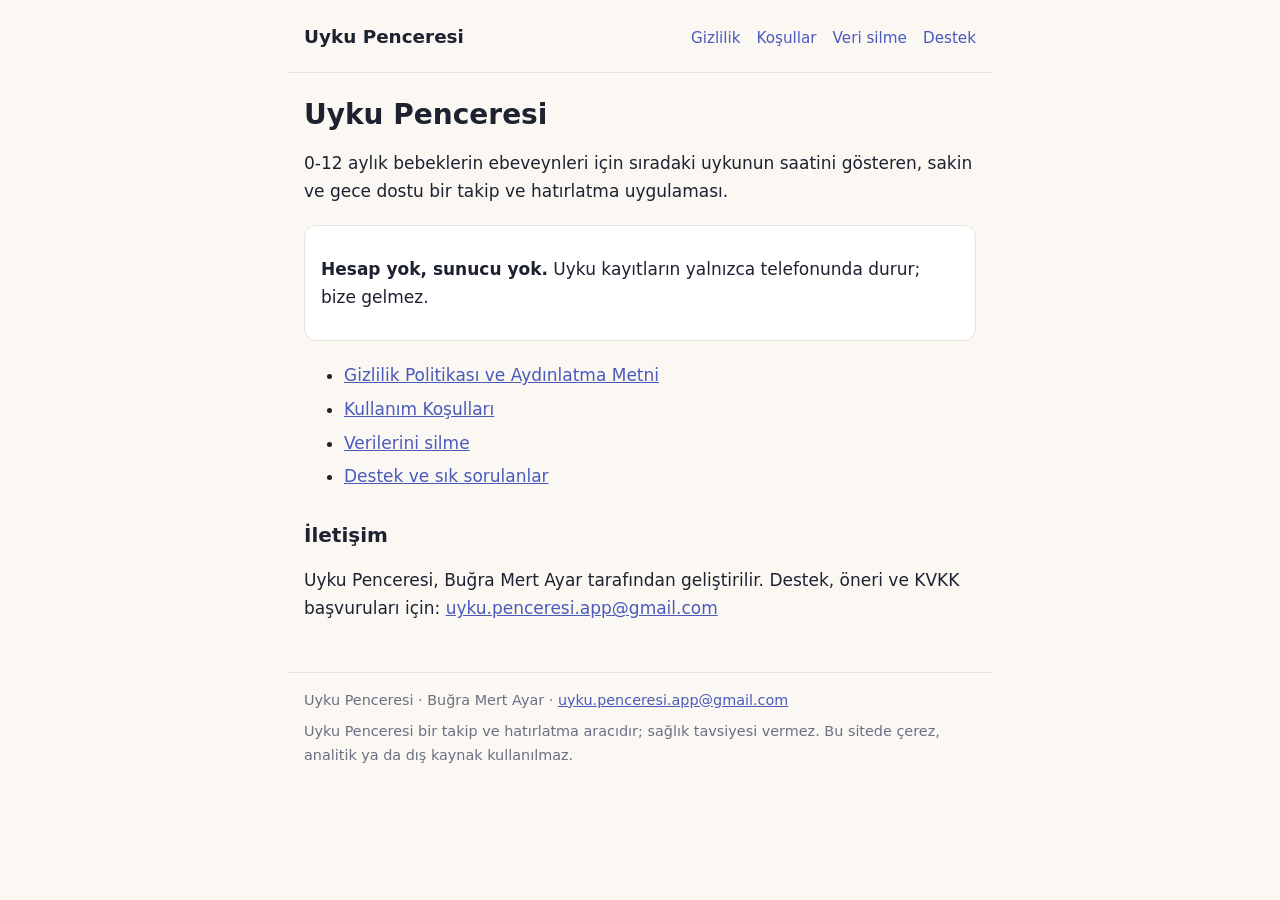
<file: index.html>
<!doctype html>
<html lang="tr">
<head>
<meta charset="utf-8">
<meta name="viewport" content="width=device-width, initial-scale=1">
<title>Uyku Penceresi</title>
<meta name="description" content="Uyku Penceresi: 0-12 aylık bebeklerin ebeveynleri için uyku takip ve hatırlatma uygulaması. Gizlilik politikası, kullanım koşulları ve destek.">
<link rel="stylesheet" href="style.css">
</head>
<body>
<header class="site-header">
<a class="brand" href="index.html" aria-current="page">Uyku Penceresi</a>
<nav aria-label="Yasal sayfalar">
<a href="gizlilik.html">Gizlilik</a>
<a href="kosullar.html">Koşullar</a>
<a href="veri-silme.html">Veri silme</a>
<a href="destek.html">Destek</a>
</nav>
</header>
<main>
<h1>Uyku Penceresi</h1>
<p>0-12 aylık bebeklerin ebeveynleri için sıradaki uykunun saatini gösteren, sakin ve gece dostu bir takip ve hatırlatma uygulaması.</p>
<div class="notice">
<p><strong>Hesap yok, sunucu yok.</strong> Uyku kayıtların yalnızca telefonunda durur; bize gelmez.</p>
</div>
<ul>
<li><a href="gizlilik.html">Gizlilik Politikası ve Aydınlatma Metni</a></li>
<li><a href="kosullar.html">Kullanım Koşulları</a></li>
<li><a href="veri-silme.html">Verilerini silme</a></li>
<li><a href="destek.html">Destek ve sık sorulanlar</a></li>
</ul>
<h2>İletişim</h2>
<p>Uyku Penceresi, Buğra Mert Ayar tarafından geliştirilir. Destek, öneri ve KVKK başvuruları için: <a href="mailto:uyku.penceresi.app@gmail.com">uyku.penceresi.app@gmail.com</a></p>
</main>
<footer class="site-footer">
<p>Uyku Penceresi · Buğra Mert Ayar · <a href="mailto:uyku.penceresi.app@gmail.com">uyku.penceresi.app@gmail.com</a></p>
<p>Uyku Penceresi bir takip ve hatırlatma aracıdır; sağlık tavsiyesi vermez. Bu sitede çerez, analitik ya da dış kaynak kullanılmaz.</p>
</footer>
</body>
</html>
</file>
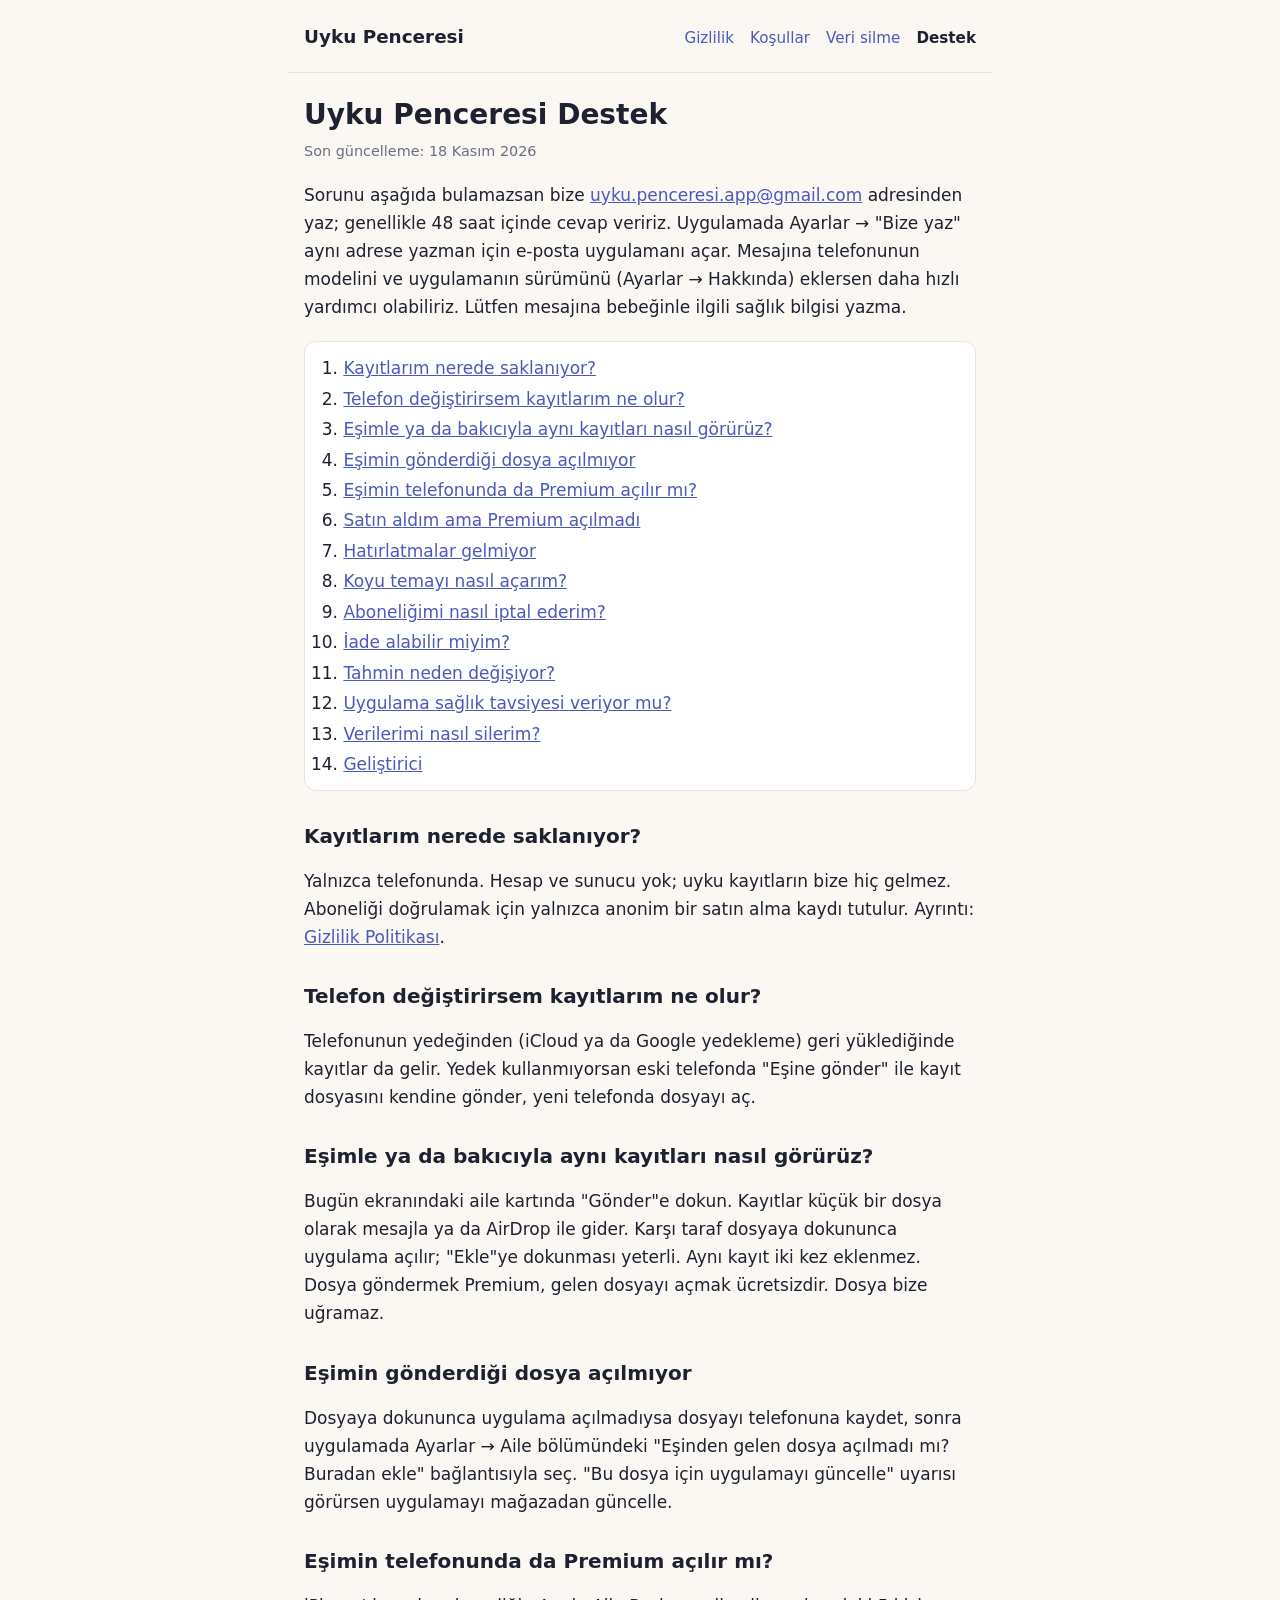
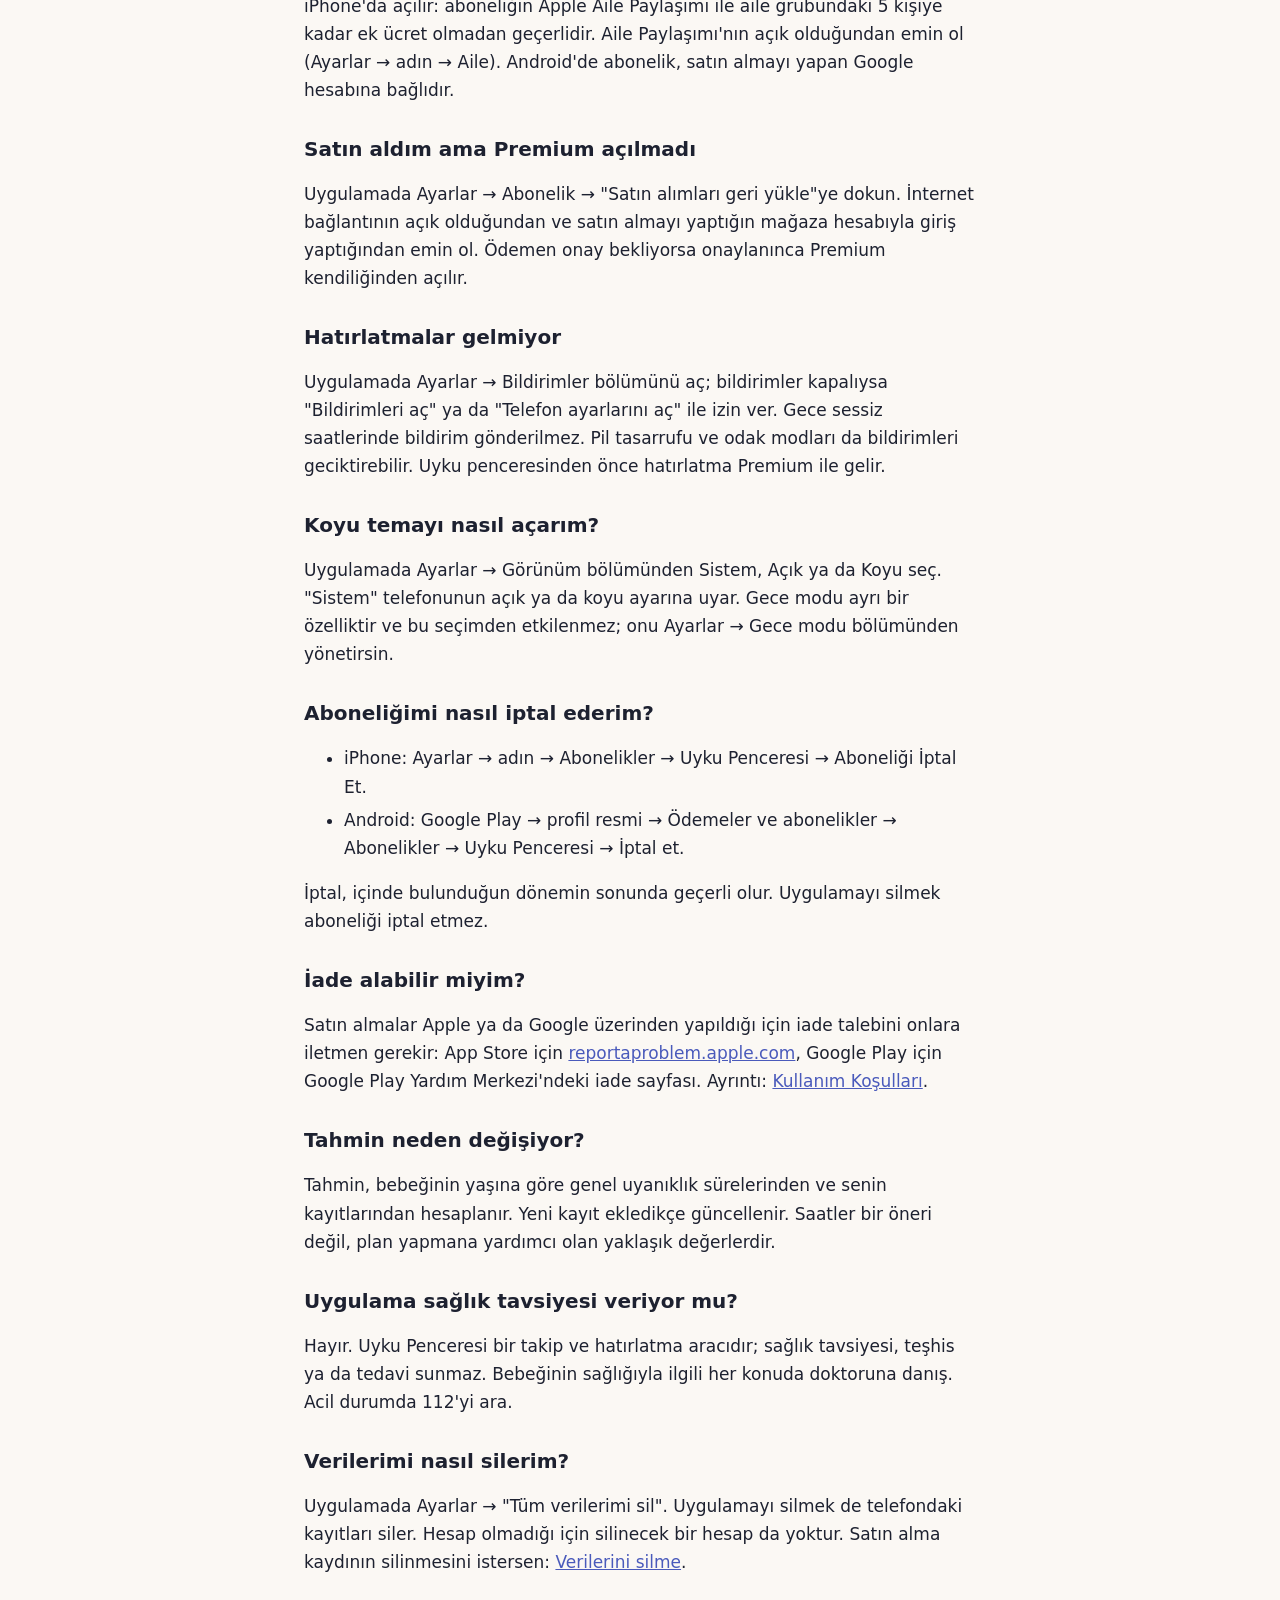
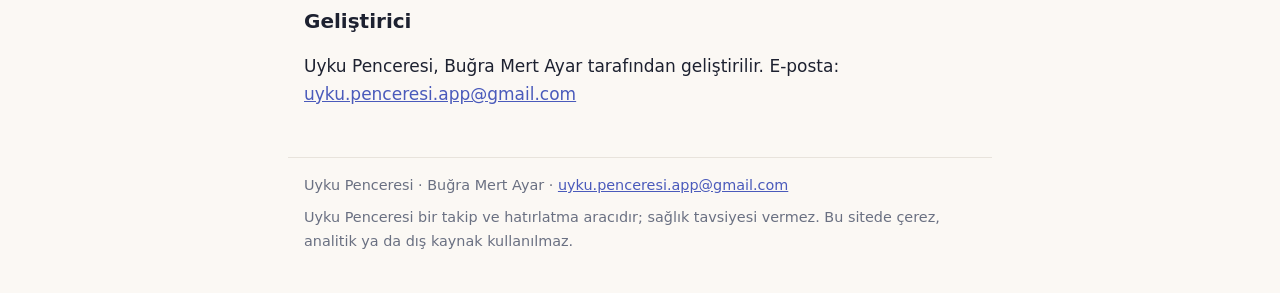
<file: destek.html>
<!doctype html>
<html lang="tr">
<head>
<meta charset="utf-8">
<meta name="viewport" content="width=device-width, initial-scale=1">
<title>Destek · Uyku Penceresi</title>
<meta name="description" content="Uyku Penceresi destek sayfası ve sık sorulan sorular. İletişim: uyku.penceresi.app@gmail.com">
<link rel="stylesheet" href="style.css">
</head>
<body>
<header class="site-header">
<a class="brand" href="index.html">Uyku Penceresi</a>
<nav aria-label="Yasal sayfalar">
<a href="gizlilik.html">Gizlilik</a>
<a href="kosullar.html">Koşullar</a>
<a href="veri-silme.html">Veri silme</a>
<a href="destek.html" aria-current="page">Destek</a>
</nav>
</header>
<main>
<h1>Uyku Penceresi Destek</h1>
<p class="meta">Son güncelleme: 18 Kasım 2026</p>
<p>Sorunu aşağıda bulamazsan bize <a href="mailto:uyku.penceresi.app@gmail.com">uyku.penceresi.app@gmail.com</a> adresinden yaz; genellikle 48 saat içinde cevap veririz. Uygulamada Ayarlar → &quot;Bize yaz&quot; aynı adrese yazman için e-posta uygulamanı açar. Mesajına telefonunun modelini ve uygulamanın sürümünü (Ayarlar → Hakkında) eklersen daha hızlı yardımcı olabiliriz. Lütfen mesajına bebeğinle ilgili sağlık bilgisi yazma.</p>
<nav class="toc" aria-label="İçindekiler">
<ol>
<li><a href="#kayitlarim-nerede-saklaniyor">Kayıtlarım nerede saklanıyor?</a></li>
<li><a href="#telefon-degistirirsem-kayitlarim-ne-olur">Telefon değiştirirsem kayıtlarım ne olur?</a></li>
<li><a href="#esimle-ya-da-bakiciyla-ayni-kayitlari-nasil-goruruz">Eşimle ya da bakıcıyla aynı kayıtları nasıl görürüz?</a></li>
<li><a href="#esimin-gonderdigi-dosya-acilmiyor">Eşimin gönderdiği dosya açılmıyor</a></li>
<li><a href="#esimin-telefonunda-da-premium-acilir-mi">Eşimin telefonunda da Premium açılır mı?</a></li>
<li><a href="#satin-aldim-ama-premium-acilmadi">Satın aldım ama Premium açılmadı</a></li>
<li><a href="#hatirlatmalar-gelmiyor">Hatırlatmalar gelmiyor</a></li>
<li><a href="#koyu-temayi-nasil-acarim">Koyu temayı nasıl açarım?</a></li>
<li><a href="#aboneligimi-nasil-iptal-ederim">Aboneliğimi nasıl iptal ederim?</a></li>
<li><a href="#iade-alabilir-miyim">İade alabilir miyim?</a></li>
<li><a href="#tahmin-neden-degisiyor">Tahmin neden değişiyor?</a></li>
<li><a href="#uygulama-saglik-tavsiyesi-veriyor-mu">Uygulama sağlık tavsiyesi veriyor mu?</a></li>
<li><a href="#verilerimi-nasil-silerim">Verilerimi nasıl silerim?</a></li>
<li><a href="#gelistirici">Geliştirici</a></li>
</ol>
</nav>
<h2 id="kayitlarim-nerede-saklaniyor">Kayıtlarım nerede saklanıyor?</h2>
<p>Yalnızca telefonunda. Hesap ve sunucu yok; uyku kayıtların bize hiç gelmez. Aboneliği doğrulamak için yalnızca anonim bir satın alma kaydı tutulur. Ayrıntı: <a href="gizlilik.html">Gizlilik Politikası</a>.</p>
<h2 id="telefon-degistirirsem-kayitlarim-ne-olur">Telefon değiştirirsem kayıtlarım ne olur?</h2>
<p>Telefonunun yedeğinden (iCloud ya da Google yedekleme) geri yüklediğinde kayıtlar da gelir. Yedek kullanmıyorsan eski telefonda &quot;Eşine gönder&quot; ile kayıt dosyasını kendine gönder, yeni telefonda dosyayı aç.</p>
<h2 id="esimle-ya-da-bakiciyla-ayni-kayitlari-nasil-goruruz">Eşimle ya da bakıcıyla aynı kayıtları nasıl görürüz?</h2>
<p>Bugün ekranındaki aile kartında &quot;Gönder&quot;e dokun. Kayıtlar küçük bir dosya olarak mesajla ya da AirDrop ile gider. Karşı taraf dosyaya dokununca uygulama açılır; &quot;Ekle&quot;ye dokunması yeterli. Aynı kayıt iki kez eklenmez. Dosya göndermek Premium, gelen dosyayı açmak ücretsizdir. Dosya bize uğramaz.</p>
<h2 id="esimin-gonderdigi-dosya-acilmiyor">Eşimin gönderdiği dosya açılmıyor</h2>
<p>Dosyaya dokununca uygulama açılmadıysa dosyayı telefonuna kaydet, sonra uygulamada Ayarlar → Aile bölümündeki &quot;Eşinden gelen dosya açılmadı mı? Buradan ekle&quot; bağlantısıyla seç. &quot;Bu dosya için uygulamayı güncelle&quot; uyarısı görürsen uygulamayı mağazadan güncelle.</p>
<h2 id="esimin-telefonunda-da-premium-acilir-mi">Eşimin telefonunda da Premium açılır mı?</h2>
<p>iPhone'da açılır: aboneliğin Apple Aile Paylaşımı ile aile grubundaki 5 kişiye kadar ek ücret olmadan geçerlidir. Aile Paylaşımı'nın açık olduğundan emin ol (Ayarlar → adın → Aile). Android'de abonelik, satın almayı yapan Google hesabına bağlıdır.</p>
<h2 id="satin-aldim-ama-premium-acilmadi">Satın aldım ama Premium açılmadı</h2>
<p>Uygulamada Ayarlar → Abonelik → &quot;Satın alımları geri yükle&quot;ye dokun. İnternet bağlantının açık olduğundan ve satın almayı yaptığın mağaza hesabıyla giriş yaptığından emin ol. Ödemen onay bekliyorsa onaylanınca Premium kendiliğinden açılır.</p>
<h2 id="hatirlatmalar-gelmiyor">Hatırlatmalar gelmiyor</h2>
<p>Uygulamada Ayarlar → Bildirimler bölümünü aç; bildirimler kapalıysa &quot;Bildirimleri aç&quot; ya da &quot;Telefon ayarlarını aç&quot; ile izin ver. Gece sessiz saatlerinde bildirim gönderilmez. Pil tasarrufu ve odak modları da bildirimleri geciktirebilir. Uyku penceresinden önce hatırlatma Premium ile gelir.</p>
<h2 id="koyu-temayi-nasil-acarim">Koyu temayı nasıl açarım?</h2>
<p>Uygulamada Ayarlar → Görünüm bölümünden Sistem, Açık ya da Koyu seç. &quot;Sistem&quot; telefonunun açık ya da koyu ayarına uyar. Gece modu ayrı bir özelliktir ve bu seçimden etkilenmez; onu Ayarlar → Gece modu bölümünden yönetirsin.</p>
<h2 id="aboneligimi-nasil-iptal-ederim">Aboneliğimi nasıl iptal ederim?</h2>
<ul>
<li>iPhone: Ayarlar → adın → Abonelikler → Uyku Penceresi → Aboneliği İptal Et.</li>
<li>Android: Google Play → profil resmi → Ödemeler ve abonelikler → Abonelikler → Uyku Penceresi → İptal et.</li>
</ul>
<p>İptal, içinde bulunduğun dönemin sonunda geçerli olur. Uygulamayı silmek aboneliği iptal etmez.</p>
<h2 id="iade-alabilir-miyim">İade alabilir miyim?</h2>
<p>Satın almalar Apple ya da Google üzerinden yapıldığı için iade talebini onlara iletmen gerekir: App Store için <a href="https://reportaproblem.apple.com">reportaproblem.apple.com</a>, Google Play için Google Play Yardım Merkezi'ndeki iade sayfası. Ayrıntı: <a href="kosullar.html">Kullanım Koşulları</a>.</p>
<h2 id="tahmin-neden-degisiyor">Tahmin neden değişiyor?</h2>
<p>Tahmin, bebeğinin yaşına göre genel uyanıklık sürelerinden ve senin kayıtlarından hesaplanır. Yeni kayıt ekledikçe güncellenir. Saatler bir öneri değil, plan yapmana yardımcı olan yaklaşık değerlerdir.</p>
<h2 id="uygulama-saglik-tavsiyesi-veriyor-mu">Uygulama sağlık tavsiyesi veriyor mu?</h2>
<p>Hayır. Uyku Penceresi bir takip ve hatırlatma aracıdır; sağlık tavsiyesi, teşhis ya da tedavi sunmaz. Bebeğinin sağlığıyla ilgili her konuda doktoruna danış. Acil durumda 112'yi ara.</p>
<h2 id="verilerimi-nasil-silerim">Verilerimi nasıl silerim?</h2>
<p>Uygulamada Ayarlar → &quot;Tüm verilerimi sil&quot;. Uygulamayı silmek de telefondaki kayıtları siler. Hesap olmadığı için silinecek bir hesap da yoktur. Satın alma kaydının silinmesini istersen: <a href="veri-silme.html">Verilerini silme</a>.</p>
<h2 id="gelistirici">Geliştirici</h2>
<p>Uyku Penceresi, Buğra Mert Ayar tarafından geliştirilir. E-posta: <a href="mailto:uyku.penceresi.app@gmail.com">uyku.penceresi.app@gmail.com</a></p>
</main>
<footer class="site-footer">
<p>Uyku Penceresi · Buğra Mert Ayar · <a href="mailto:uyku.penceresi.app@gmail.com">uyku.penceresi.app@gmail.com</a></p>
<p>Uyku Penceresi bir takip ve hatırlatma aracıdır; sağlık tavsiyesi vermez. Bu sitede çerez, analitik ya da dış kaynak kullanılmaz.</p>
</footer>
</body>
</html>
</file>
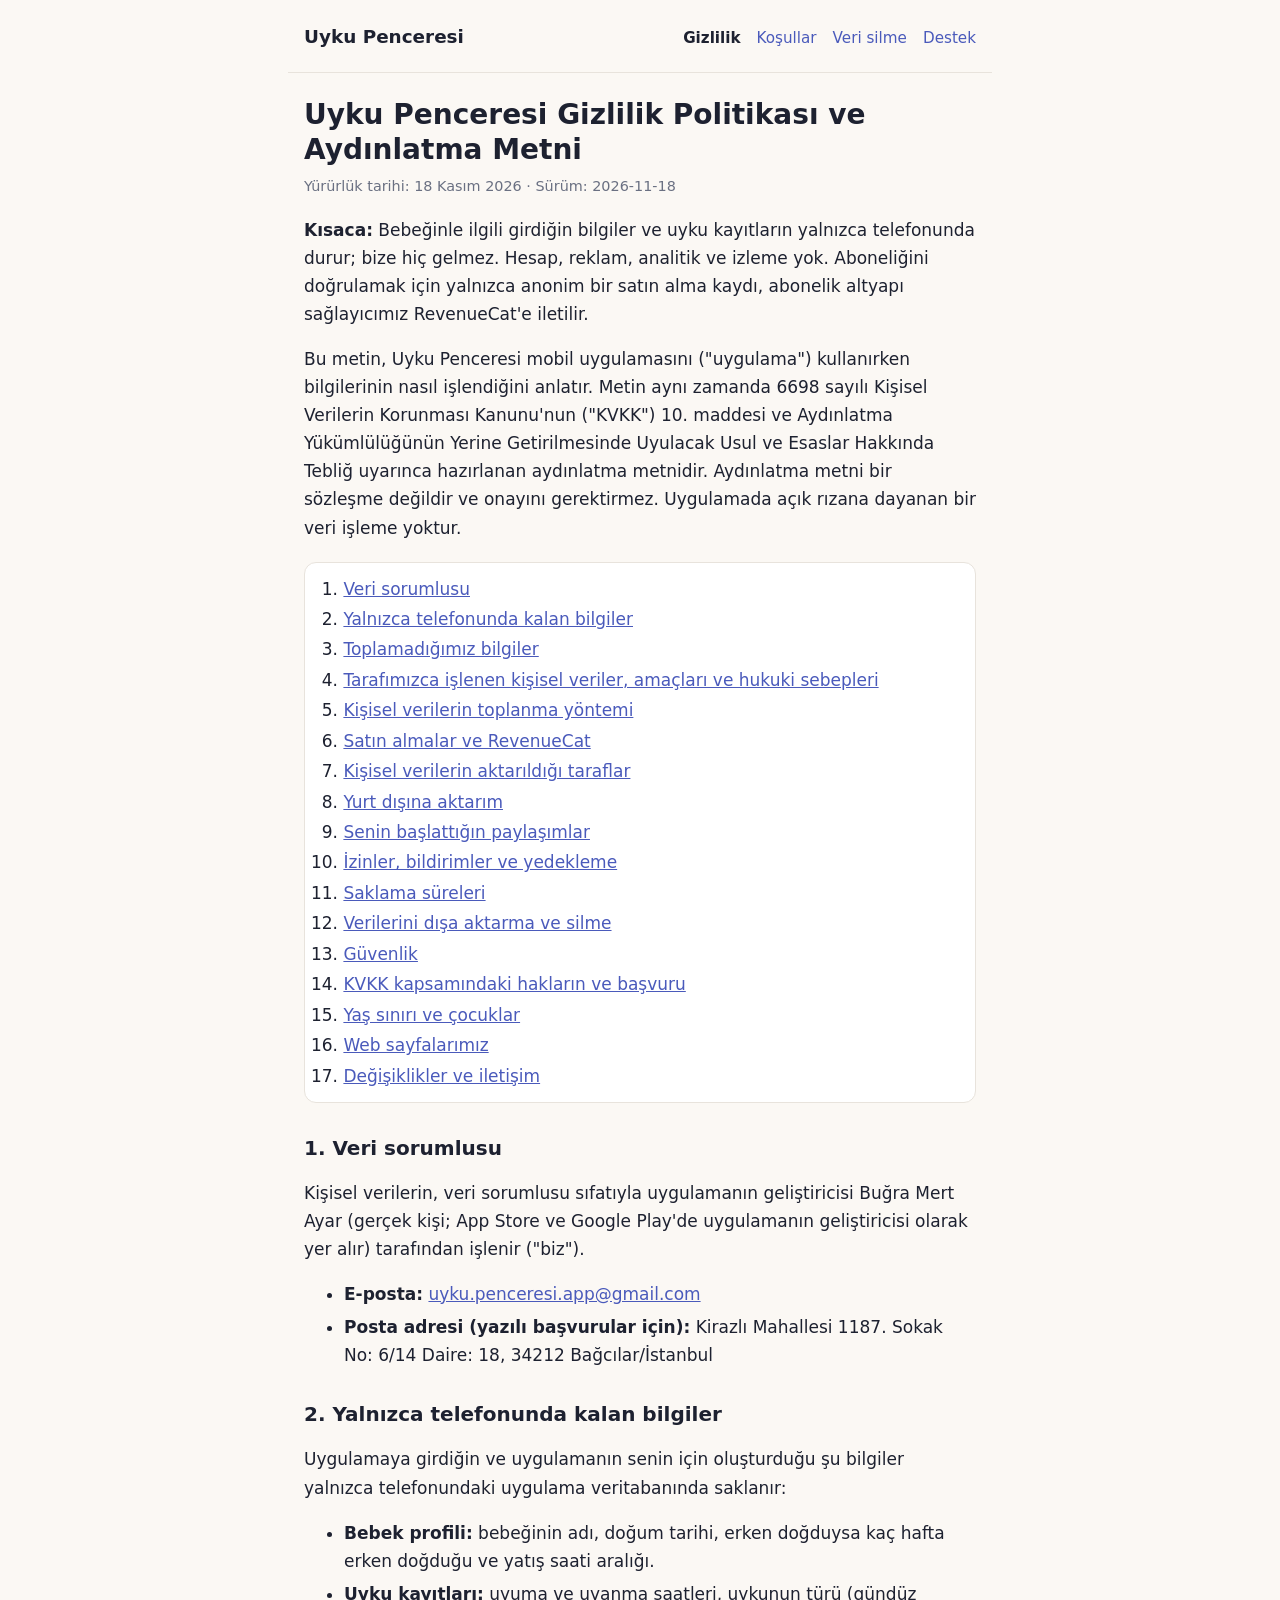
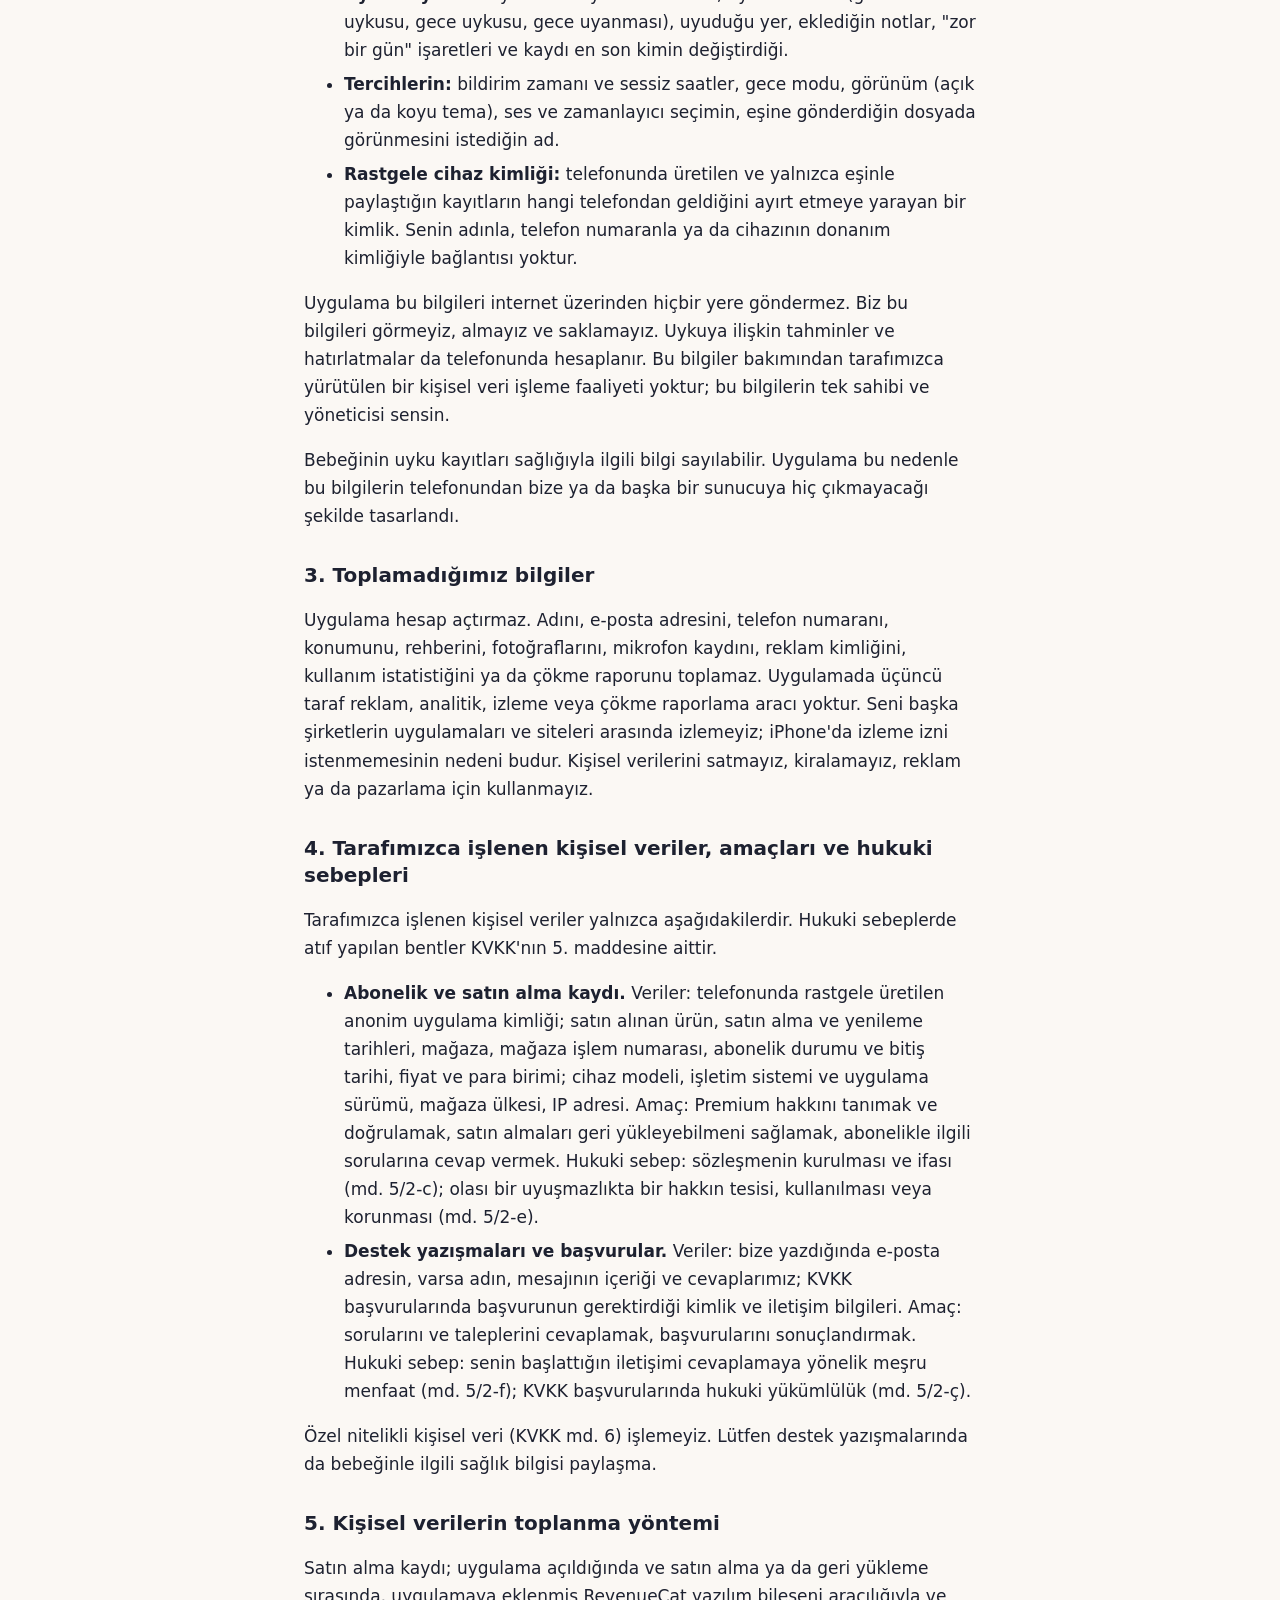
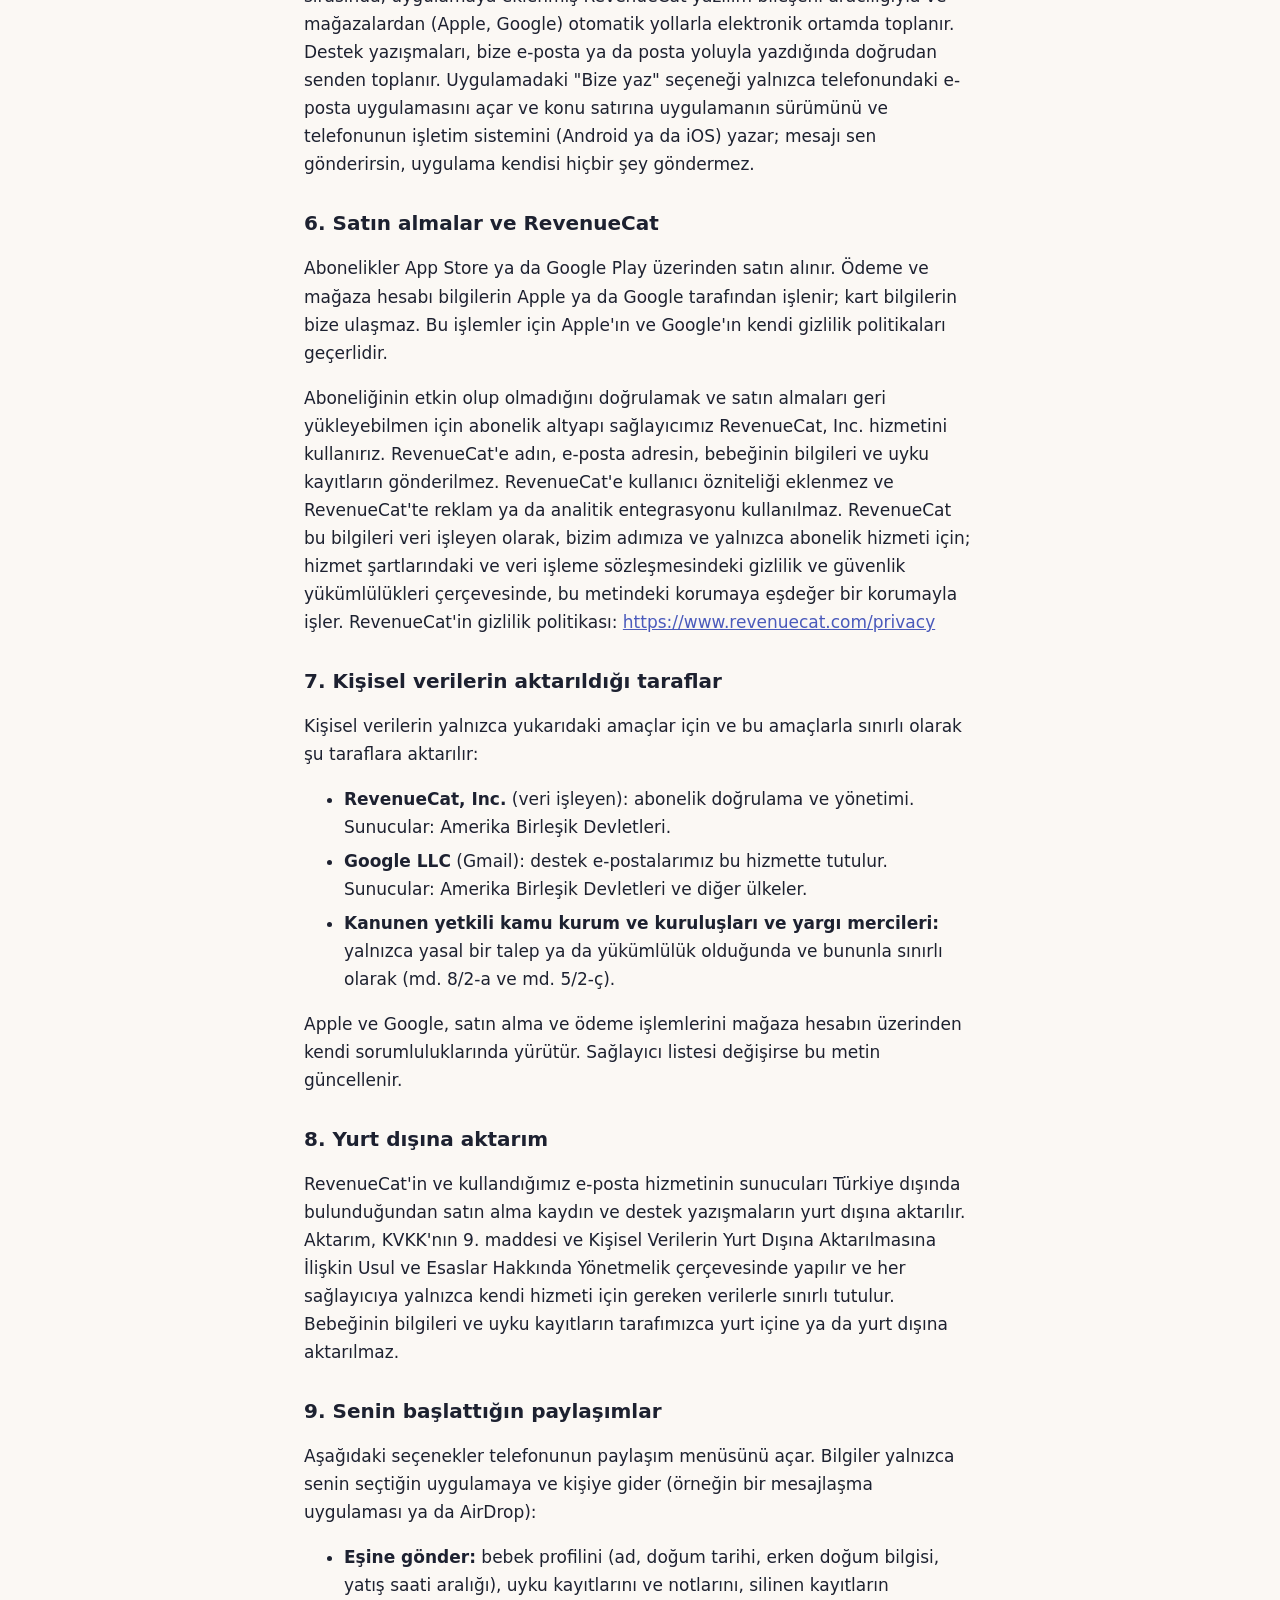
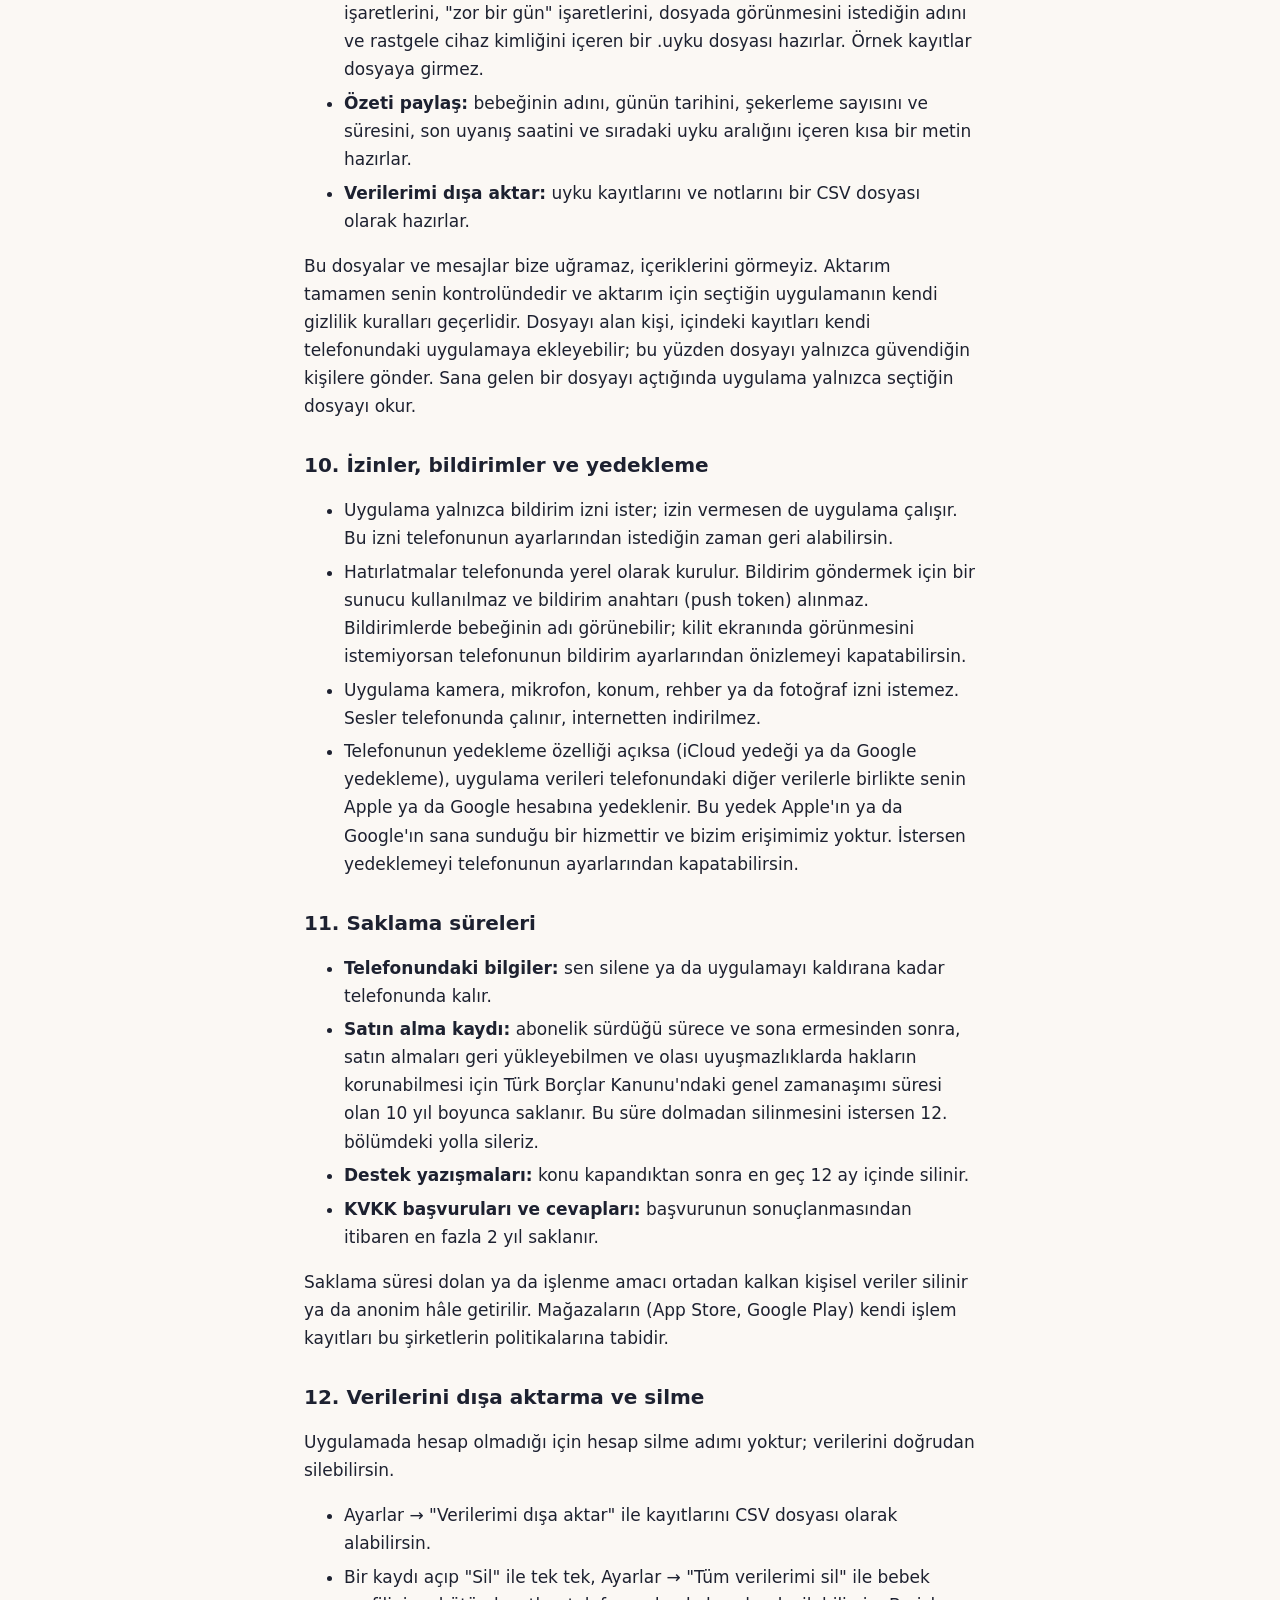
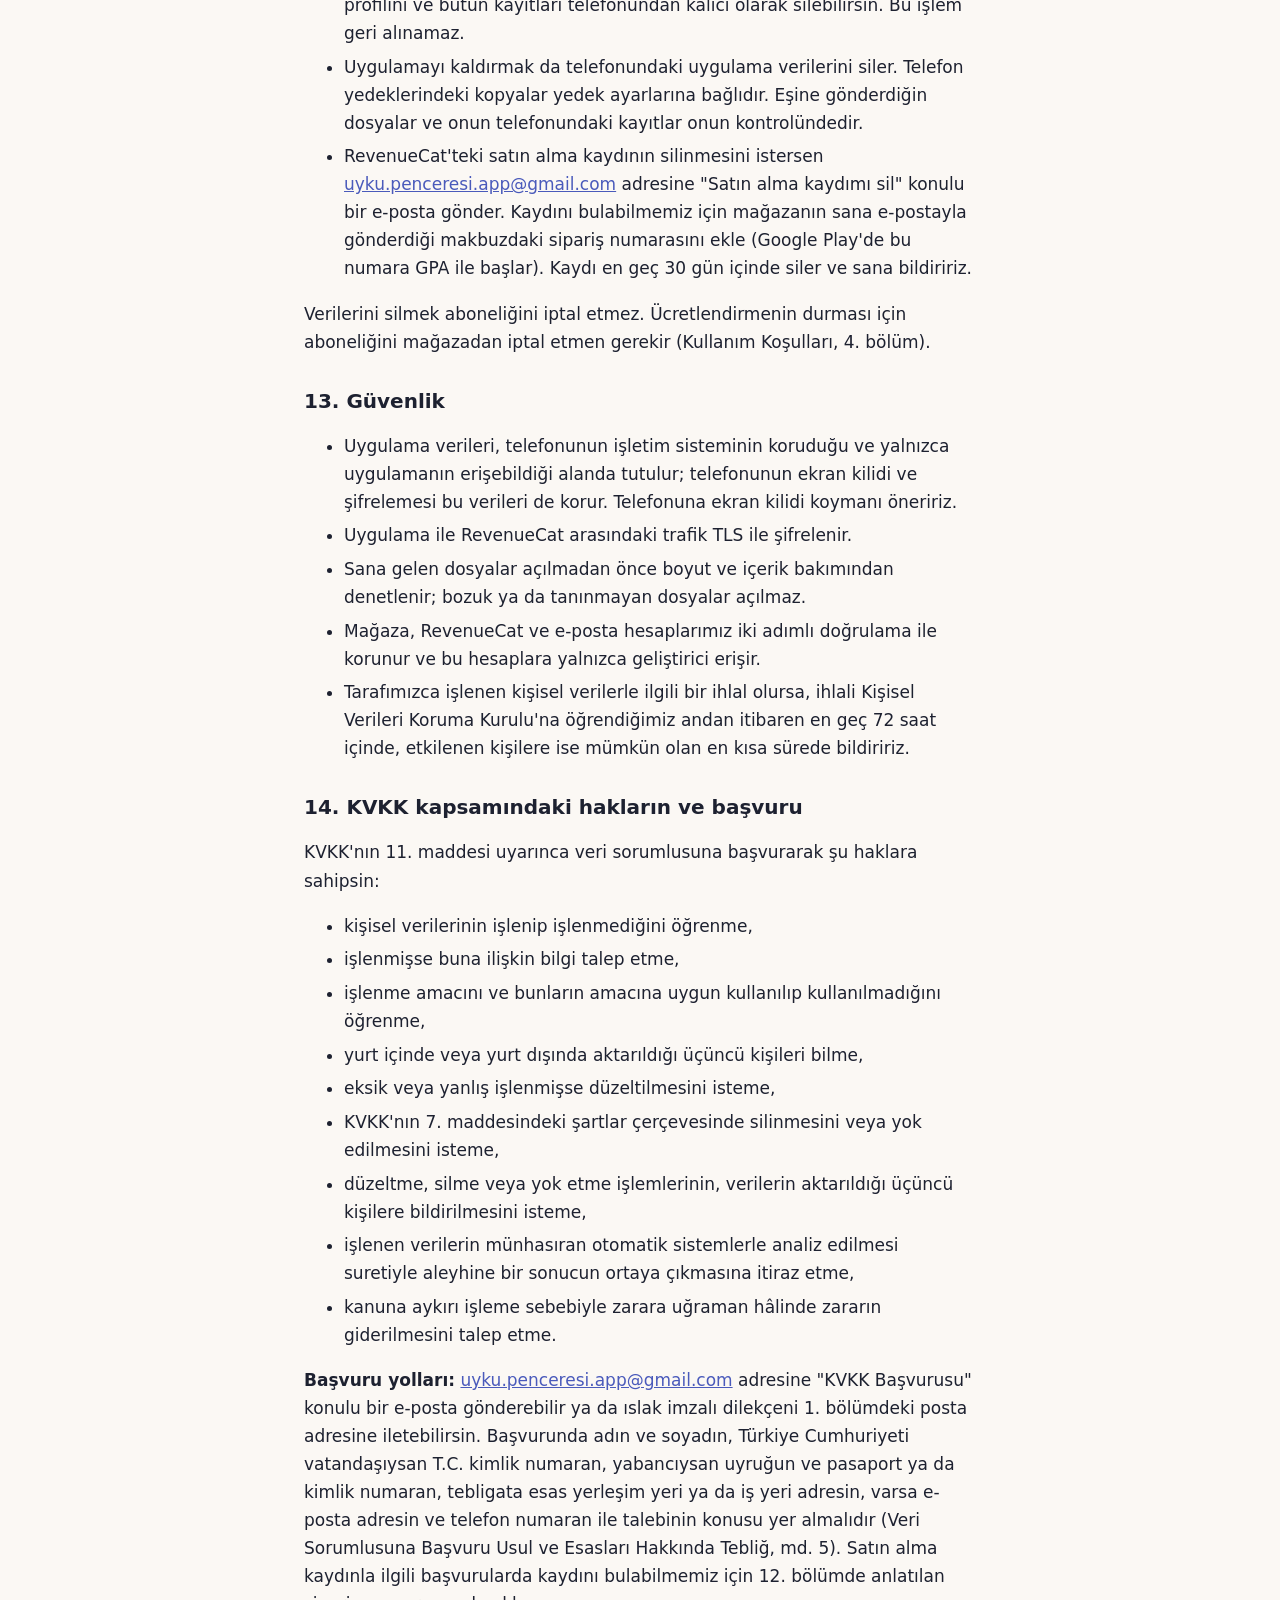
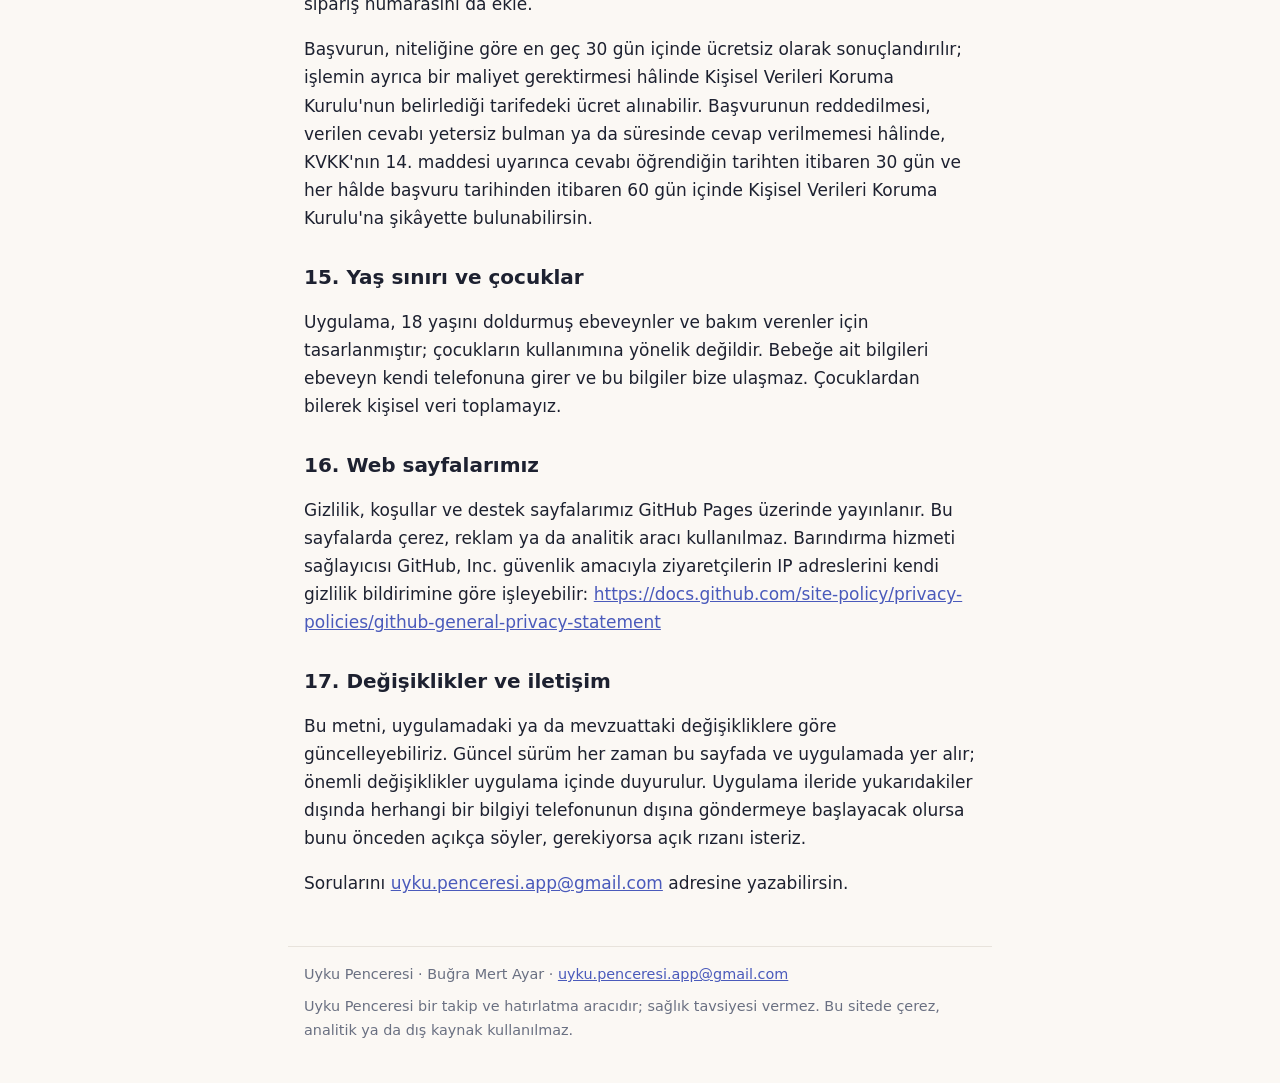
<file: gizlilik.html>
<!doctype html>
<html lang="tr">
<head>
<meta charset="utf-8">
<meta name="viewport" content="width=device-width, initial-scale=1">
<title>Gizlilik Politikası ve Aydınlatma Metni · Uyku Penceresi</title>
<meta name="description" content="Uyku Penceresi uygulamasının gizlilik politikası ve KVKK aydınlatma metni. Uyku kayıtları telefonda kalır; hesap, reklam ve analitik yoktur.">
<link rel="stylesheet" href="style.css">
</head>
<body>
<header class="site-header">
<a class="brand" href="index.html">Uyku Penceresi</a>
<nav aria-label="Yasal sayfalar">
<a href="gizlilik.html" aria-current="page">Gizlilik</a>
<a href="kosullar.html">Koşullar</a>
<a href="veri-silme.html">Veri silme</a>
<a href="destek.html">Destek</a>
</nav>
</header>
<main>
<h1>Uyku Penceresi Gizlilik Politikası ve Aydınlatma Metni</h1>
<p class="meta">Yürürlük tarihi: 18 Kasım 2026 · Sürüm: 2026-11-18</p>
<p><strong>Kısaca:</strong> Bebeğinle ilgili girdiğin bilgiler ve uyku kayıtların yalnızca telefonunda durur; bize hiç gelmez. Hesap, reklam, analitik ve izleme yok. Aboneliğini doğrulamak için yalnızca anonim bir satın alma kaydı, abonelik altyapı sağlayıcımız RevenueCat'e iletilir.</p>
<p>Bu metin, Uyku Penceresi mobil uygulamasını (&quot;uygulama&quot;) kullanırken bilgilerinin nasıl işlendiğini anlatır. Metin aynı zamanda 6698 sayılı Kişisel Verilerin Korunması Kanunu'nun (&quot;KVKK&quot;) 10. maddesi ve Aydınlatma Yükümlülüğünün Yerine Getirilmesinde Uyulacak Usul ve Esaslar Hakkında Tebliğ uyarınca hazırlanan aydınlatma metnidir. Aydınlatma metni bir sözleşme değildir ve onayını gerektirmez. Uygulamada açık rızana dayanan bir veri işleme yoktur.</p>
<nav class="toc" aria-label="İçindekiler">
<ol>
<li><a href="#veri-sorumlusu">Veri sorumlusu</a></li>
<li><a href="#yalnizca-telefonunda-kalan-bilgiler">Yalnızca telefonunda kalan bilgiler</a></li>
<li><a href="#toplamadigimiz-bilgiler">Toplamadığımız bilgiler</a></li>
<li><a href="#tarafimizca-islenen-kisisel-veriler-amaclari-ve-hukuki-sebepleri">Tarafımızca işlenen kişisel veriler, amaçları ve hukuki sebepleri</a></li>
<li><a href="#kisisel-verilerin-toplanma-yontemi">Kişisel verilerin toplanma yöntemi</a></li>
<li><a href="#satin-almalar-ve-revenuecat">Satın almalar ve RevenueCat</a></li>
<li><a href="#kisisel-verilerin-aktarildigi-taraflar">Kişisel verilerin aktarıldığı taraflar</a></li>
<li><a href="#yurt-disina-aktarim">Yurt dışına aktarım</a></li>
<li><a href="#senin-baslattigin-paylasimlar">Senin başlattığın paylaşımlar</a></li>
<li><a href="#izinler-bildirimler-ve-yedekleme">İzinler, bildirimler ve yedekleme</a></li>
<li><a href="#saklama-sureleri">Saklama süreleri</a></li>
<li><a href="#verilerini-disa-aktarma-ve-silme">Verilerini dışa aktarma ve silme</a></li>
<li><a href="#guvenlik">Güvenlik</a></li>
<li><a href="#kvkk-kapsamindaki-haklarin-ve-basvuru">KVKK kapsamındaki hakların ve başvuru</a></li>
<li><a href="#yas-siniri-ve-cocuklar">Yaş sınırı ve çocuklar</a></li>
<li><a href="#web-sayfalarimiz">Web sayfalarımız</a></li>
<li><a href="#degisiklikler-ve-iletisim">Değişiklikler ve iletişim</a></li>
</ol>
</nav>
<h2 id="veri-sorumlusu">1. Veri sorumlusu</h2>
<p>Kişisel verilerin, veri sorumlusu sıfatıyla uygulamanın geliştiricisi Buğra Mert Ayar (gerçek kişi; App Store ve Google Play'de uygulamanın geliştiricisi olarak yer alır) tarafından işlenir (&quot;biz&quot;).</p>
<ul>
<li><strong>E-posta:</strong> <a href="mailto:uyku.penceresi.app@gmail.com">uyku.penceresi.app@gmail.com</a></li>
<li><strong>Posta adresi (yazılı başvurular için):</strong> Kirazlı Mahallesi 1187. Sokak No: 6/14 Daire: 18, 34212 Bağcılar/İstanbul</li>
</ul>
<h2 id="yalnizca-telefonunda-kalan-bilgiler">2. Yalnızca telefonunda kalan bilgiler</h2>
<p>Uygulamaya girdiğin ve uygulamanın senin için oluşturduğu şu bilgiler yalnızca telefonundaki uygulama veritabanında saklanır:</p>
<ul>
<li><strong>Bebek profili:</strong> bebeğinin adı, doğum tarihi, erken doğduysa kaç hafta erken doğduğu ve yatış saati aralığı.</li>
<li><strong>Uyku kayıtları:</strong> uyuma ve uyanma saatleri, uykunun türü (gündüz uykusu, gece uykusu, gece uyanması), uyuduğu yer, eklediğin notlar, &quot;zor bir gün&quot; işaretleri ve kaydı en son kimin değiştirdiği.</li>
<li><strong>Tercihlerin:</strong> bildirim zamanı ve sessiz saatler, gece modu, görünüm (açık ya da koyu tema), ses ve zamanlayıcı seçimin, eşine gönderdiğin dosyada görünmesini istediğin ad.</li>
<li><strong>Rastgele cihaz kimliği:</strong> telefonunda üretilen ve yalnızca eşinle paylaştığın kayıtların hangi telefondan geldiğini ayırt etmeye yarayan bir kimlik. Senin adınla, telefon numaranla ya da cihazının donanım kimliğiyle bağlantısı yoktur.</li>
</ul>
<p>Uygulama bu bilgileri internet üzerinden hiçbir yere göndermez. Biz bu bilgileri görmeyiz, almayız ve saklamayız. Uykuya ilişkin tahminler ve hatırlatmalar da telefonunda hesaplanır. Bu bilgiler bakımından tarafımızca yürütülen bir kişisel veri işleme faaliyeti yoktur; bu bilgilerin tek sahibi ve yöneticisi sensin.</p>
<p>Bebeğinin uyku kayıtları sağlığıyla ilgili bilgi sayılabilir. Uygulama bu nedenle bu bilgilerin telefonundan bize ya da başka bir sunucuya hiç çıkmayacağı şekilde tasarlandı.</p>
<h2 id="toplamadigimiz-bilgiler">3. Toplamadığımız bilgiler</h2>
<p>Uygulama hesap açtırmaz. Adını, e-posta adresini, telefon numaranı, konumunu, rehberini, fotoğraflarını, mikrofon kaydını, reklam kimliğini, kullanım istatistiğini ya da çökme raporunu toplamaz. Uygulamada üçüncü taraf reklam, analitik, izleme veya çökme raporlama aracı yoktur. Seni başka şirketlerin uygulamaları ve siteleri arasında izlemeyiz; iPhone'da izleme izni istenmemesinin nedeni budur. Kişisel verilerini satmayız, kiralamayız, reklam ya da pazarlama için kullanmayız.</p>
<h2 id="tarafimizca-islenen-kisisel-veriler-amaclari-ve-hukuki-sebepleri">4. Tarafımızca işlenen kişisel veriler, amaçları ve hukuki sebepleri</h2>
<p>Tarafımızca işlenen kişisel veriler yalnızca aşağıdakilerdir. Hukuki sebeplerde atıf yapılan bentler KVKK'nın 5. maddesine aittir.</p>
<ul>
<li><strong>Abonelik ve satın alma kaydı.</strong> Veriler: telefonunda rastgele üretilen anonim uygulama kimliği; satın alınan ürün, satın alma ve yenileme tarihleri, mağaza, mağaza işlem numarası, abonelik durumu ve bitiş tarihi, fiyat ve para birimi; cihaz modeli, işletim sistemi ve uygulama sürümü, mağaza ülkesi, IP adresi. Amaç: Premium hakkını tanımak ve doğrulamak, satın almaları geri yükleyebilmeni sağlamak, abonelikle ilgili sorularına cevap vermek. Hukuki sebep: sözleşmenin kurulması ve ifası (md. 5/2-c); olası bir uyuşmazlıkta bir hakkın tesisi, kullanılması veya korunması (md. 5/2-e).</li>
<li><strong>Destek yazışmaları ve başvurular.</strong> Veriler: bize yazdığında e-posta adresin, varsa adın, mesajının içeriği ve cevaplarımız; KVKK başvurularında başvurunun gerektirdiği kimlik ve iletişim bilgileri. Amaç: sorularını ve taleplerini cevaplamak, başvurularını sonuçlandırmak. Hukuki sebep: senin başlattığın iletişimi cevaplamaya yönelik meşru menfaat (md. 5/2-f); KVKK başvurularında hukuki yükümlülük (md. 5/2-ç).</li>
</ul>
<p>Özel nitelikli kişisel veri (KVKK md. 6) işlemeyiz. Lütfen destek yazışmalarında da bebeğinle ilgili sağlık bilgisi paylaşma.</p>
<h2 id="kisisel-verilerin-toplanma-yontemi">5. Kişisel verilerin toplanma yöntemi</h2>
<p>Satın alma kaydı; uygulama açıldığında ve satın alma ya da geri yükleme sırasında, uygulamaya eklenmiş RevenueCat yazılım bileşeni aracılığıyla ve mağazalardan (Apple, Google) otomatik yollarla elektronik ortamda toplanır. Destek yazışmaları, bize e-posta ya da posta yoluyla yazdığında doğrudan senden toplanır. Uygulamadaki &quot;Bize yaz&quot; seçeneği yalnızca telefonundaki e-posta uygulamasını açar ve konu satırına uygulamanın sürümünü ve telefonunun işletim sistemini (Android ya da iOS) yazar; mesajı sen gönderirsin, uygulama kendisi hiçbir şey göndermez.</p>
<h2 id="satin-almalar-ve-revenuecat">6. Satın almalar ve RevenueCat</h2>
<p>Abonelikler App Store ya da Google Play üzerinden satın alınır. Ödeme ve mağaza hesabı bilgilerin Apple ya da Google tarafından işlenir; kart bilgilerin bize ulaşmaz. Bu işlemler için Apple'ın ve Google'ın kendi gizlilik politikaları geçerlidir.</p>
<p>Aboneliğinin etkin olup olmadığını doğrulamak ve satın almaları geri yükleyebilmen için abonelik altyapı sağlayıcımız RevenueCat, Inc. hizmetini kullanırız. RevenueCat'e adın, e-posta adresin, bebeğinin bilgileri ve uyku kayıtların gönderilmez. RevenueCat'e kullanıcı özniteliği eklenmez ve RevenueCat'te reklam ya da analitik entegrasyonu kullanılmaz. RevenueCat bu bilgileri veri işleyen olarak, bizim adımıza ve yalnızca abonelik hizmeti için; hizmet şartlarındaki ve veri işleme sözleşmesindeki gizlilik ve güvenlik yükümlülükleri çerçevesinde, bu metindeki korumaya eşdeğer bir korumayla işler. RevenueCat'in gizlilik politikası: <a href="https://www.revenuecat.com/privacy">https://www.revenuecat.com/privacy</a></p>
<h2 id="kisisel-verilerin-aktarildigi-taraflar">7. Kişisel verilerin aktarıldığı taraflar</h2>
<p>Kişisel verilerin yalnızca yukarıdaki amaçlar için ve bu amaçlarla sınırlı olarak şu taraflara aktarılır:</p>
<ul>
<li><strong>RevenueCat, Inc.</strong> (veri işleyen): abonelik doğrulama ve yönetimi. Sunucular: Amerika Birleşik Devletleri.</li>
<li><strong>Google LLC</strong> (Gmail): destek e-postalarımız bu hizmette tutulur. Sunucular: Amerika Birleşik Devletleri ve diğer ülkeler.</li>
<li><strong>Kanunen yetkili kamu kurum ve kuruluşları ve yargı mercileri:</strong> yalnızca yasal bir talep ya da yükümlülük olduğunda ve bununla sınırlı olarak (md. 8/2-a ve md. 5/2-ç).</li>
</ul>
<p>Apple ve Google, satın alma ve ödeme işlemlerini mağaza hesabın üzerinden kendi sorumluluklarında yürütür. Sağlayıcı listesi değişirse bu metin güncellenir.</p>
<h2 id="yurt-disina-aktarim">8. Yurt dışına aktarım</h2>
<p>RevenueCat'in ve kullandığımız e-posta hizmetinin sunucuları Türkiye dışında bulunduğundan satın alma kaydın ve destek yazışmaların yurt dışına aktarılır. Aktarım, KVKK'nın 9. maddesi ve Kişisel Verilerin Yurt Dışına Aktarılmasına İlişkin Usul ve Esaslar Hakkında Yönetmelik çerçevesinde yapılır ve her sağlayıcıya yalnızca kendi hizmeti için gereken verilerle sınırlı tutulur. Bebeğinin bilgileri ve uyku kayıtların tarafımızca yurt içine ya da yurt dışına aktarılmaz.</p>
<h2 id="senin-baslattigin-paylasimlar">9. Senin başlattığın paylaşımlar</h2>
<p>Aşağıdaki seçenekler telefonunun paylaşım menüsünü açar. Bilgiler yalnızca senin seçtiğin uygulamaya ve kişiye gider (örneğin bir mesajlaşma uygulaması ya da AirDrop):</p>
<ul>
<li><strong>Eşine gönder:</strong> bebek profilini (ad, doğum tarihi, erken doğum bilgisi, yatış saati aralığı), uyku kayıtlarını ve notlarını, silinen kayıtların işaretlerini, &quot;zor bir gün&quot; işaretlerini, dosyada görünmesini istediğin adını ve rastgele cihaz kimliğini içeren bir .uyku dosyası hazırlar. Örnek kayıtlar dosyaya girmez.</li>
<li><strong>Özeti paylaş:</strong> bebeğinin adını, günün tarihini, şekerleme sayısını ve süresini, son uyanış saatini ve sıradaki uyku aralığını içeren kısa bir metin hazırlar.</li>
<li><strong>Verilerimi dışa aktar:</strong> uyku kayıtlarını ve notlarını bir CSV dosyası olarak hazırlar.</li>
</ul>
<p>Bu dosyalar ve mesajlar bize uğramaz, içeriklerini görmeyiz. Aktarım tamamen senin kontrolündedir ve aktarım için seçtiğin uygulamanın kendi gizlilik kuralları geçerlidir. Dosyayı alan kişi, içindeki kayıtları kendi telefonundaki uygulamaya ekleyebilir; bu yüzden dosyayı yalnızca güvendiğin kişilere gönder. Sana gelen bir dosyayı açtığında uygulama yalnızca seçtiğin dosyayı okur.</p>
<h2 id="izinler-bildirimler-ve-yedekleme">10. İzinler, bildirimler ve yedekleme</h2>
<ul>
<li>Uygulama yalnızca bildirim izni ister; izin vermesen de uygulama çalışır. Bu izni telefonunun ayarlarından istediğin zaman geri alabilirsin.</li>
<li>Hatırlatmalar telefonunda yerel olarak kurulur. Bildirim göndermek için bir sunucu kullanılmaz ve bildirim anahtarı (push token) alınmaz. Bildirimlerde bebeğinin adı görünebilir; kilit ekranında görünmesini istemiyorsan telefonunun bildirim ayarlarından önizlemeyi kapatabilirsin.</li>
<li>Uygulama kamera, mikrofon, konum, rehber ya da fotoğraf izni istemez. Sesler telefonunda çalınır, internetten indirilmez.</li>
<li>Telefonunun yedekleme özelliği açıksa (iCloud yedeği ya da Google yedekleme), uygulama verileri telefonundaki diğer verilerle birlikte senin Apple ya da Google hesabına yedeklenir. Bu yedek Apple'ın ya da Google'ın sana sunduğu bir hizmettir ve bizim erişimimiz yoktur. İstersen yedeklemeyi telefonunun ayarlarından kapatabilirsin.</li>
</ul>
<h2 id="saklama-sureleri">11. Saklama süreleri</h2>
<ul>
<li><strong>Telefonundaki bilgiler:</strong> sen silene ya da uygulamayı kaldırana kadar telefonunda kalır.</li>
<li><strong>Satın alma kaydı:</strong> abonelik sürdüğü sürece ve sona ermesinden sonra, satın almaları geri yükleyebilmen ve olası uyuşmazlıklarda hakların korunabilmesi için Türk Borçlar Kanunu'ndaki genel zamanaşımı süresi olan 10 yıl boyunca saklanır. Bu süre dolmadan silinmesini istersen 12. bölümdeki yolla sileriz.</li>
<li><strong>Destek yazışmaları:</strong> konu kapandıktan sonra en geç 12 ay içinde silinir.</li>
<li><strong>KVKK başvuruları ve cevapları:</strong> başvurunun sonuçlanmasından itibaren en fazla 2 yıl saklanır.</li>
</ul>
<p>Saklama süresi dolan ya da işlenme amacı ortadan kalkan kişisel veriler silinir ya da anonim hâle getirilir. Mağazaların (App Store, Google Play) kendi işlem kayıtları bu şirketlerin politikalarına tabidir.</p>
<h2 id="verilerini-disa-aktarma-ve-silme">12. Verilerini dışa aktarma ve silme</h2>
<p>Uygulamada hesap olmadığı için hesap silme adımı yoktur; verilerini doğrudan silebilirsin.</p>
<ul>
<li>Ayarlar → &quot;Verilerimi dışa aktar&quot; ile kayıtlarını CSV dosyası olarak alabilirsin.</li>
<li>Bir kaydı açıp &quot;Sil&quot; ile tek tek, Ayarlar → &quot;Tüm verilerimi sil&quot; ile bebek profilini ve bütün kayıtları telefonundan kalıcı olarak silebilirsin. Bu işlem geri alınamaz.</li>
<li>Uygulamayı kaldırmak da telefonundaki uygulama verilerini siler. Telefon yedeklerindeki kopyalar yedek ayarlarına bağlıdır. Eşine gönderdiğin dosyalar ve onun telefonundaki kayıtlar onun kontrolündedir.</li>
<li>RevenueCat'teki satın alma kaydının silinmesini istersen <a href="mailto:uyku.penceresi.app@gmail.com">uyku.penceresi.app@gmail.com</a> adresine &quot;Satın alma kaydımı sil&quot; konulu bir e-posta gönder. Kaydını bulabilmemiz için mağazanın sana e-postayla gönderdiği makbuzdaki sipariş numarasını ekle (Google Play'de bu numara GPA ile başlar). Kaydı en geç 30 gün içinde siler ve sana bildiririz.</li>
</ul>
<p>Verilerini silmek aboneliğini iptal etmez. Ücretlendirmenin durması için aboneliğini mağazadan iptal etmen gerekir (Kullanım Koşulları, 4. bölüm).</p>
<h2 id="guvenlik">13. Güvenlik</h2>
<ul>
<li>Uygulama verileri, telefonunun işletim sisteminin koruduğu ve yalnızca uygulamanın erişebildiği alanda tutulur; telefonunun ekran kilidi ve şifrelemesi bu verileri de korur. Telefonuna ekran kilidi koymanı öneririz.</li>
<li>Uygulama ile RevenueCat arasındaki trafik TLS ile şifrelenir.</li>
<li>Sana gelen dosyalar açılmadan önce boyut ve içerik bakımından denetlenir; bozuk ya da tanınmayan dosyalar açılmaz.</li>
<li>Mağaza, RevenueCat ve e-posta hesaplarımız iki adımlı doğrulama ile korunur ve bu hesaplara yalnızca geliştirici erişir.</li>
<li>Tarafımızca işlenen kişisel verilerle ilgili bir ihlal olursa, ihlali Kişisel Verileri Koruma Kurulu'na öğrendiğimiz andan itibaren en geç 72 saat içinde, etkilenen kişilere ise mümkün olan en kısa sürede bildiririz.</li>
</ul>
<h2 id="kvkk-kapsamindaki-haklarin-ve-basvuru">14. KVKK kapsamındaki hakların ve başvuru</h2>
<p>KVKK'nın 11. maddesi uyarınca veri sorumlusuna başvurarak şu haklara sahipsin:</p>
<ul>
<li>kişisel verilerinin işlenip işlenmediğini öğrenme,</li>
<li>işlenmişse buna ilişkin bilgi talep etme,</li>
<li>işlenme amacını ve bunların amacına uygun kullanılıp kullanılmadığını öğrenme,</li>
<li>yurt içinde veya yurt dışında aktarıldığı üçüncü kişileri bilme,</li>
<li>eksik veya yanlış işlenmişse düzeltilmesini isteme,</li>
<li>KVKK'nın 7. maddesindeki şartlar çerçevesinde silinmesini veya yok edilmesini isteme,</li>
<li>düzeltme, silme veya yok etme işlemlerinin, verilerin aktarıldığı üçüncü kişilere bildirilmesini isteme,</li>
<li>işlenen verilerin münhasıran otomatik sistemlerle analiz edilmesi suretiyle aleyhine bir sonucun ortaya çıkmasına itiraz etme,</li>
<li>kanuna aykırı işleme sebebiyle zarara uğraman hâlinde zararın giderilmesini talep etme.</li>
</ul>
<p><strong>Başvuru yolları:</strong> <a href="mailto:uyku.penceresi.app@gmail.com">uyku.penceresi.app@gmail.com</a> adresine &quot;KVKK Başvurusu&quot; konulu bir e-posta gönderebilir ya da ıslak imzalı dilekçeni 1. bölümdeki posta adresine iletebilirsin. Başvurunda adın ve soyadın, Türkiye Cumhuriyeti vatandaşıysan T.C. kimlik numaran, yabancıysan uyruğun ve pasaport ya da kimlik numaran, tebligata esas yerleşim yeri ya da iş yeri adresin, varsa e-posta adresin ve telefon numaran ile talebinin konusu yer almalıdır (Veri Sorumlusuna Başvuru Usul ve Esasları Hakkında Tebliğ, md. 5). Satın alma kaydınla ilgili başvurularda kaydını bulabilmemiz için 12. bölümde anlatılan sipariş numarasını da ekle.</p>
<p>Başvurun, niteliğine göre en geç 30 gün içinde ücretsiz olarak sonuçlandırılır; işlemin ayrıca bir maliyet gerektirmesi hâlinde Kişisel Verileri Koruma Kurulu'nun belirlediği tarifedeki ücret alınabilir. Başvurunun reddedilmesi, verilen cevabı yetersiz bulman ya da süresinde cevap verilmemesi hâlinde, KVKK'nın 14. maddesi uyarınca cevabı öğrendiğin tarihten itibaren 30 gün ve her hâlde başvuru tarihinden itibaren 60 gün içinde Kişisel Verileri Koruma Kurulu'na şikâyette bulunabilirsin.</p>
<h2 id="yas-siniri-ve-cocuklar">15. Yaş sınırı ve çocuklar</h2>
<p>Uygulama, 18 yaşını doldurmuş ebeveynler ve bakım verenler için tasarlanmıştır; çocukların kullanımına yönelik değildir. Bebeğe ait bilgileri ebeveyn kendi telefonuna girer ve bu bilgiler bize ulaşmaz. Çocuklardan bilerek kişisel veri toplamayız.</p>
<h2 id="web-sayfalarimiz">16. Web sayfalarımız</h2>
<p>Gizlilik, koşullar ve destek sayfalarımız GitHub Pages üzerinde yayınlanır. Bu sayfalarda çerez, reklam ya da analitik aracı kullanılmaz. Barındırma hizmeti sağlayıcısı GitHub, Inc. güvenlik amacıyla ziyaretçilerin IP adreslerini kendi gizlilik bildirimine göre işleyebilir: <a href="https://docs.github.com/site-policy/privacy-policies/github-general-privacy-statement">https://docs.github.com/site-policy/privacy-policies/github-general-privacy-statement</a></p>
<h2 id="degisiklikler-ve-iletisim">17. Değişiklikler ve iletişim</h2>
<p>Bu metni, uygulamadaki ya da mevzuattaki değişikliklere göre güncelleyebiliriz. Güncel sürüm her zaman bu sayfada ve uygulamada yer alır; önemli değişiklikler uygulama içinde duyurulur. Uygulama ileride yukarıdakiler dışında herhangi bir bilgiyi telefonunun dışına göndermeye başlayacak olursa bunu önceden açıkça söyler, gerekiyorsa açık rızanı isteriz.</p>
<p>Sorularını <a href="mailto:uyku.penceresi.app@gmail.com">uyku.penceresi.app@gmail.com</a> adresine yazabilirsin.</p>
</main>
<footer class="site-footer">
<p>Uyku Penceresi · Buğra Mert Ayar · <a href="mailto:uyku.penceresi.app@gmail.com">uyku.penceresi.app@gmail.com</a></p>
<p>Uyku Penceresi bir takip ve hatırlatma aracıdır; sağlık tavsiyesi vermez. Bu sitede çerez, analitik ya da dış kaynak kullanılmaz.</p>
</footer>
</body>
</html>
</file>
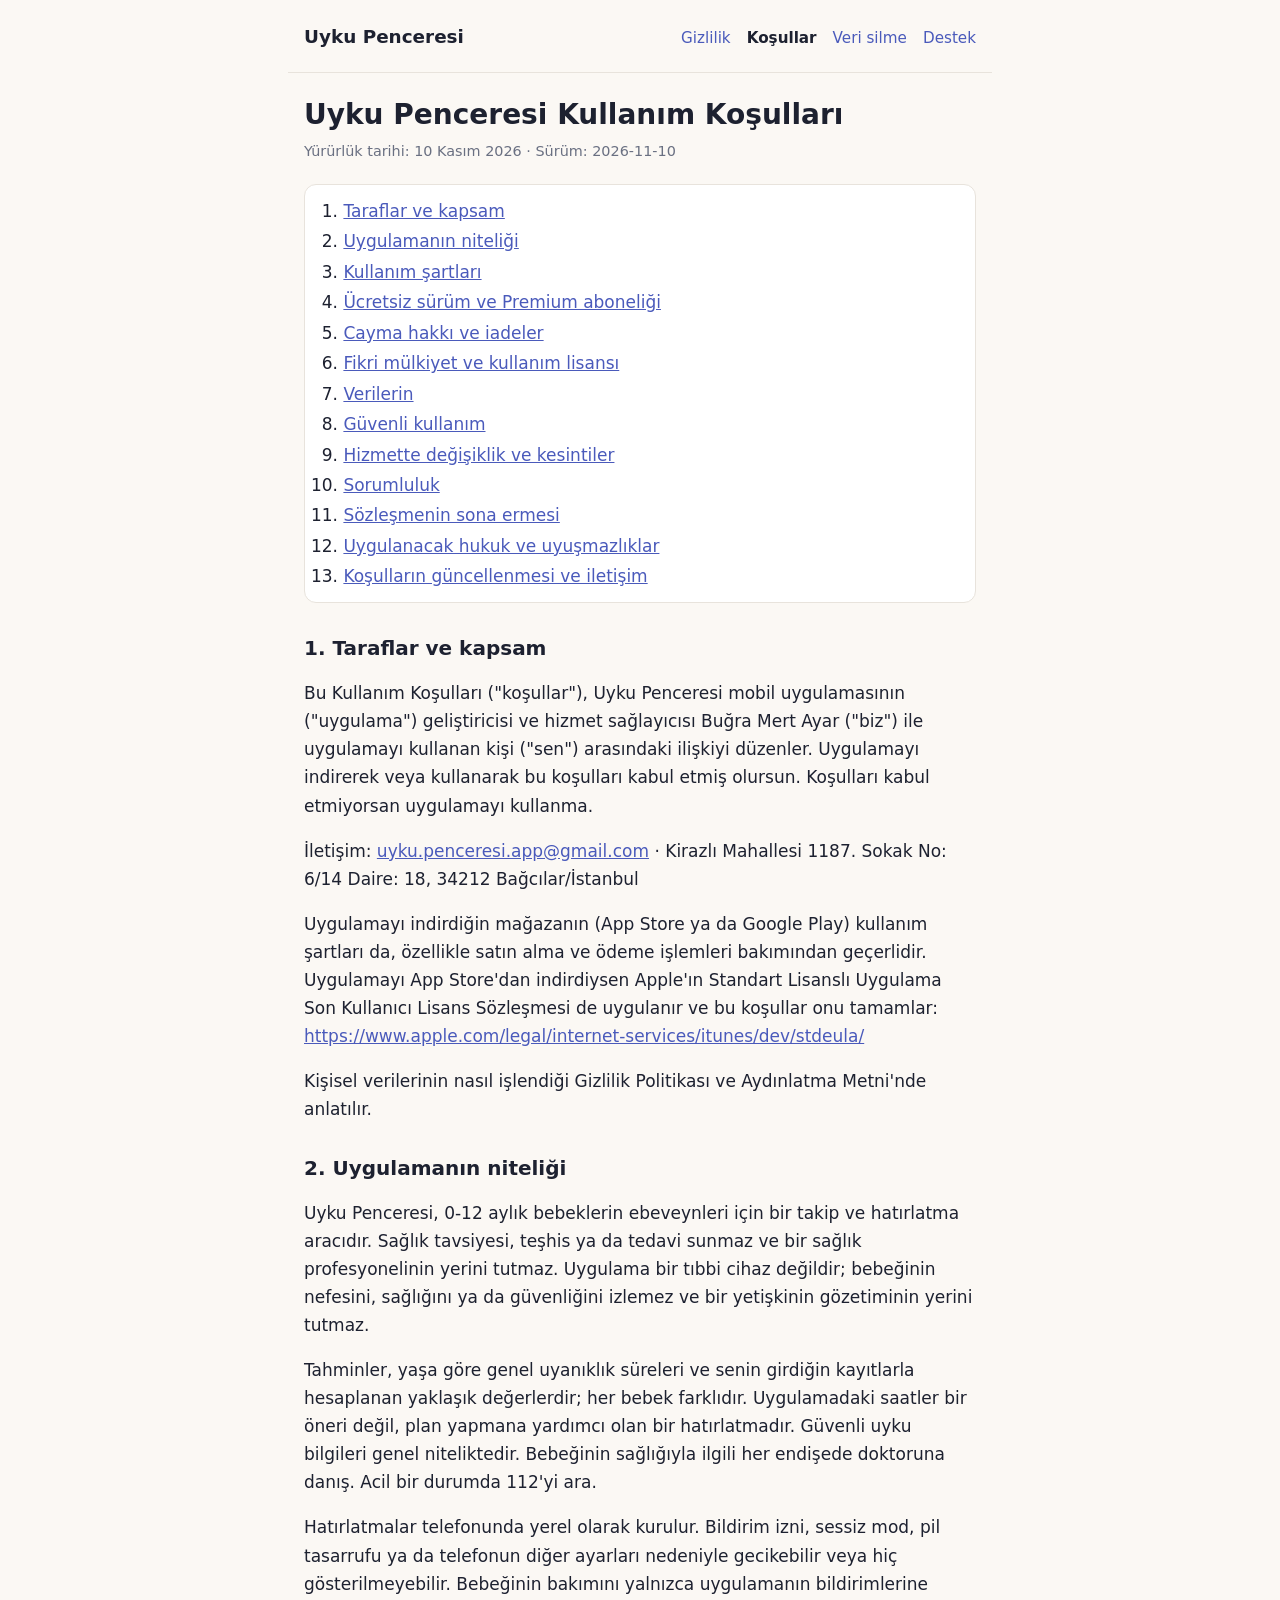
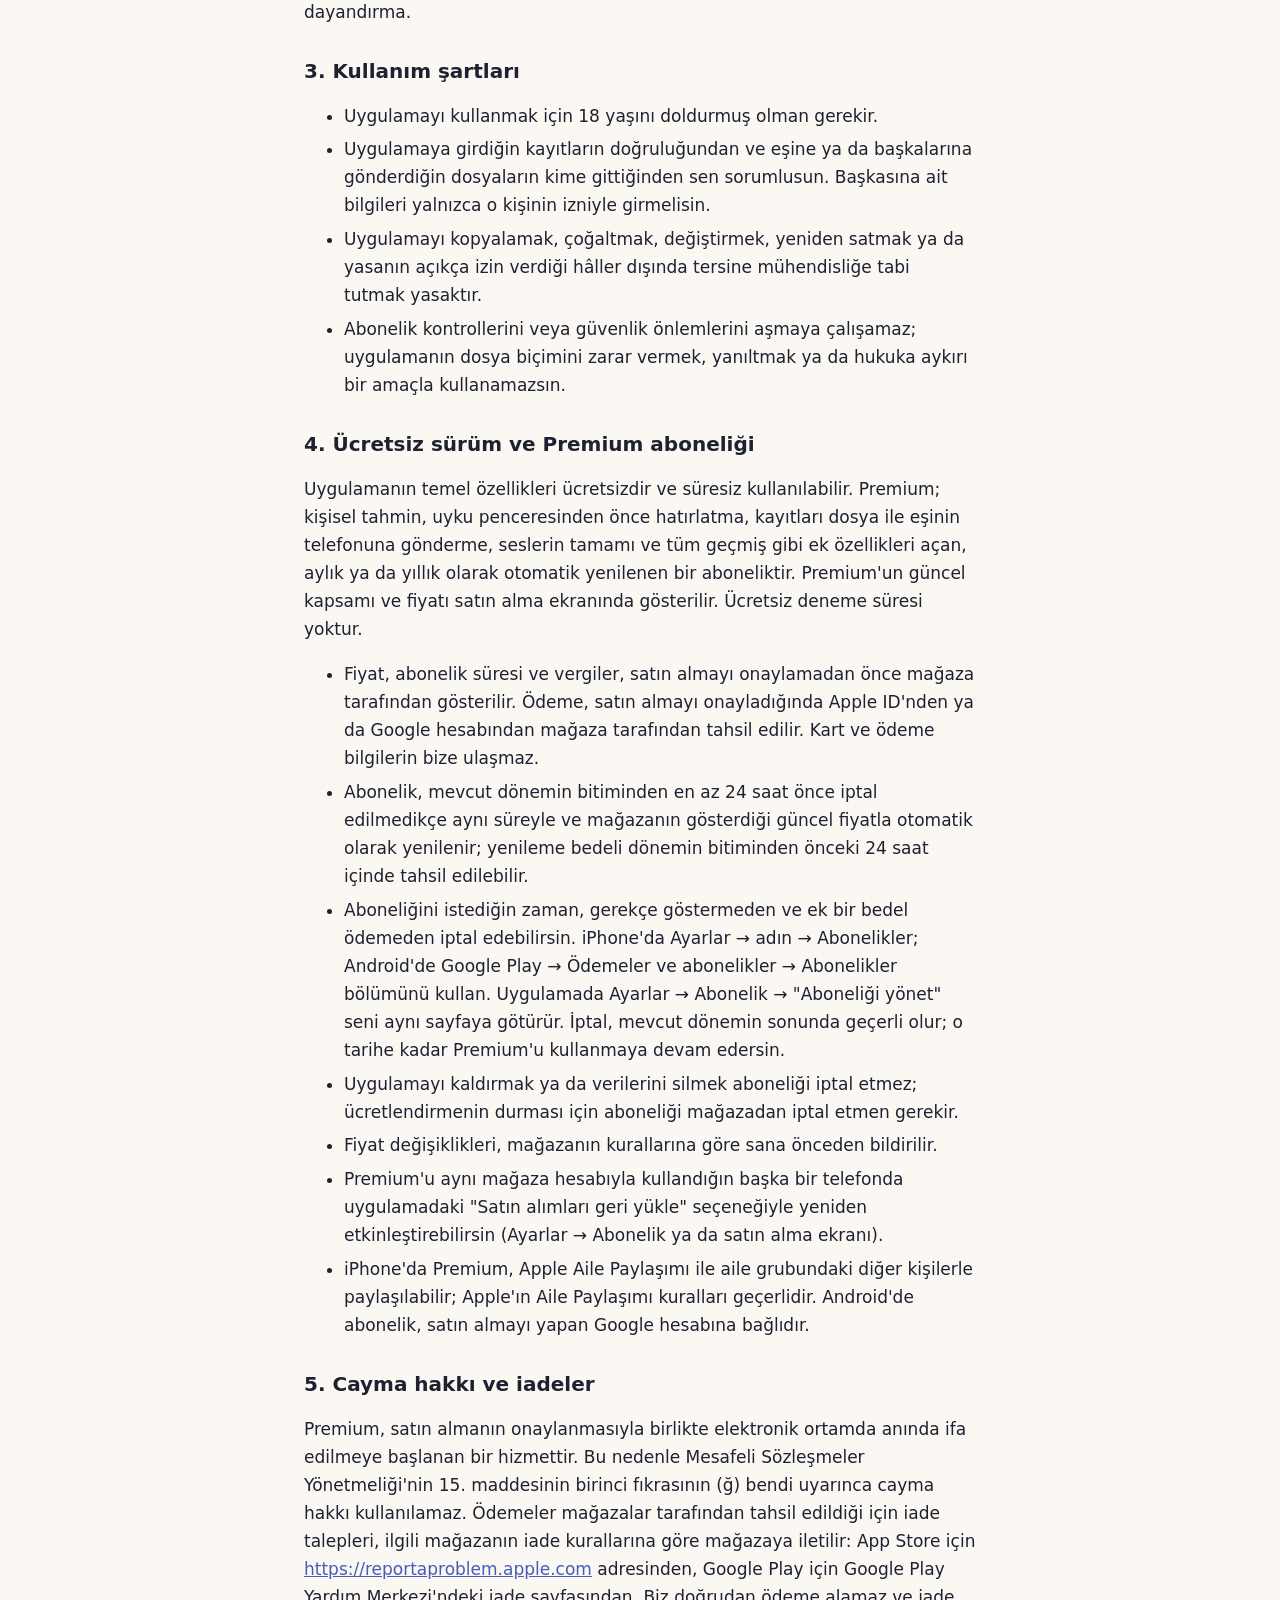
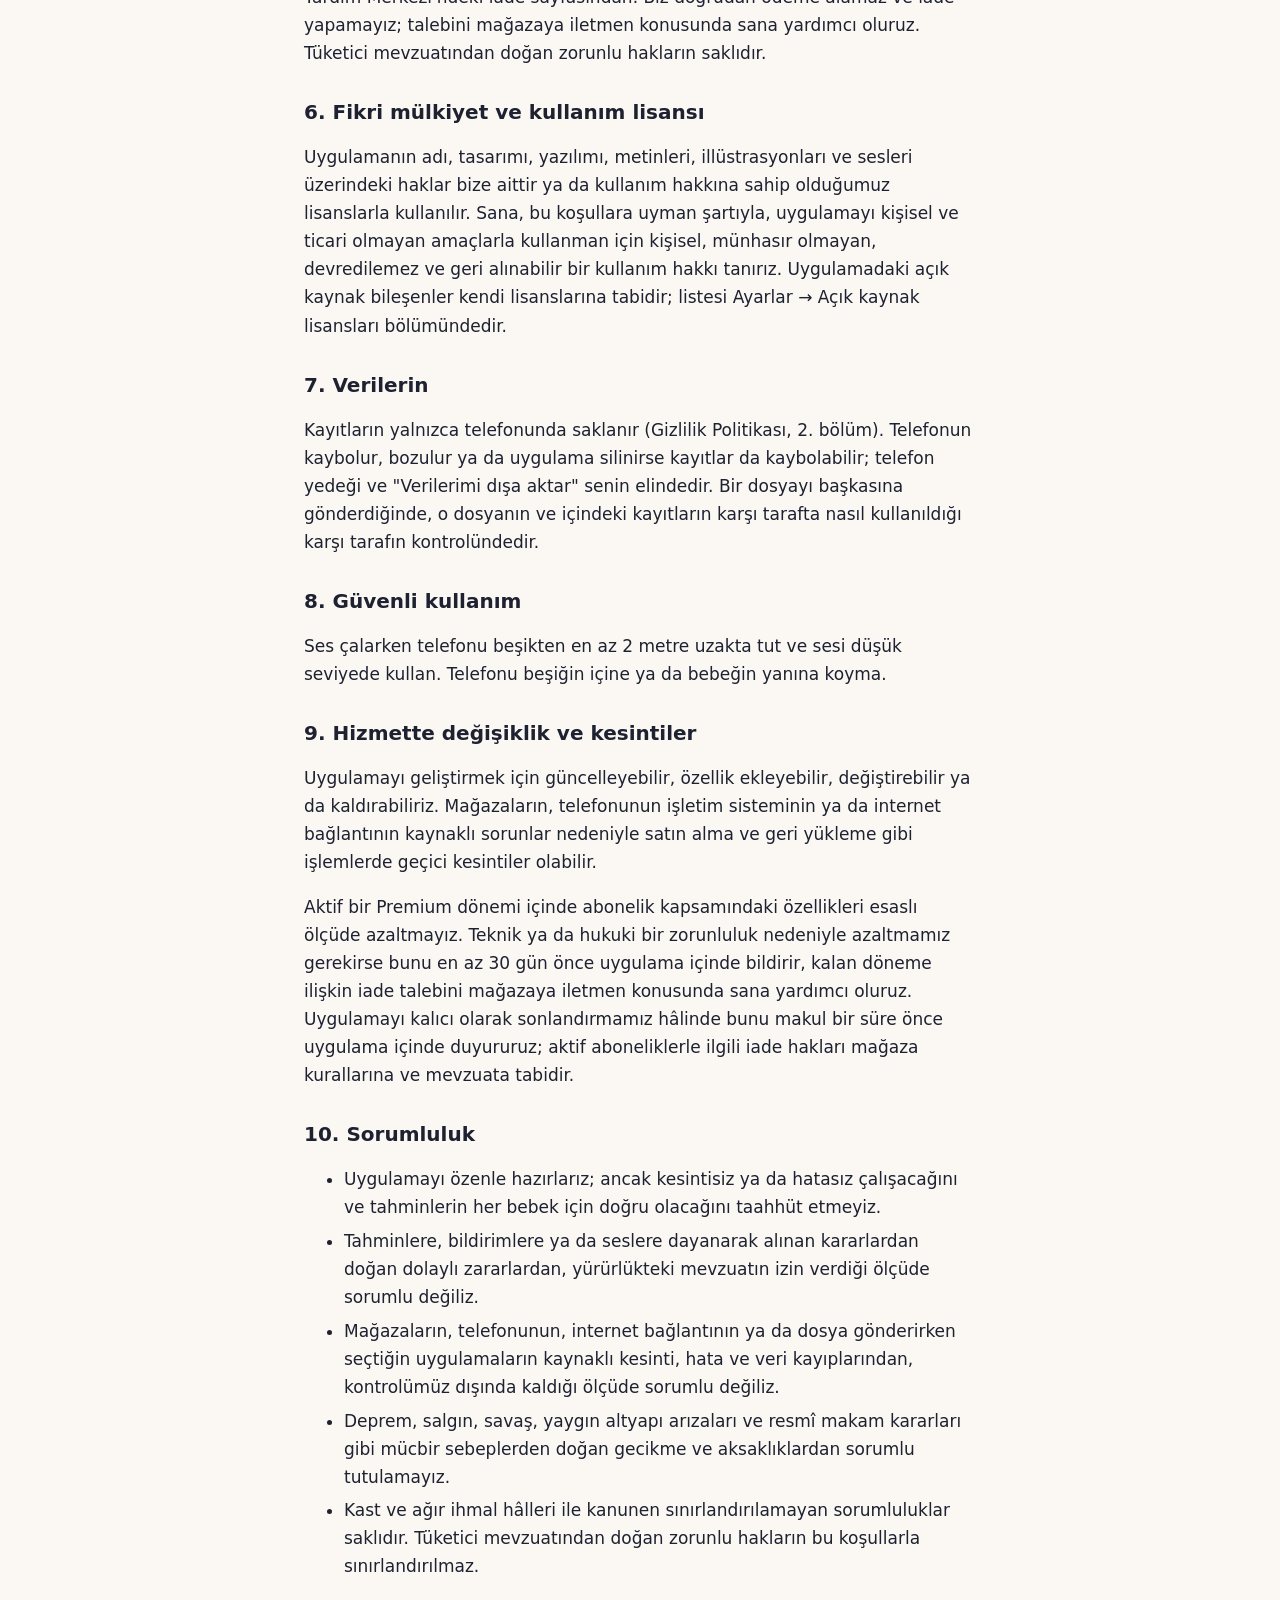
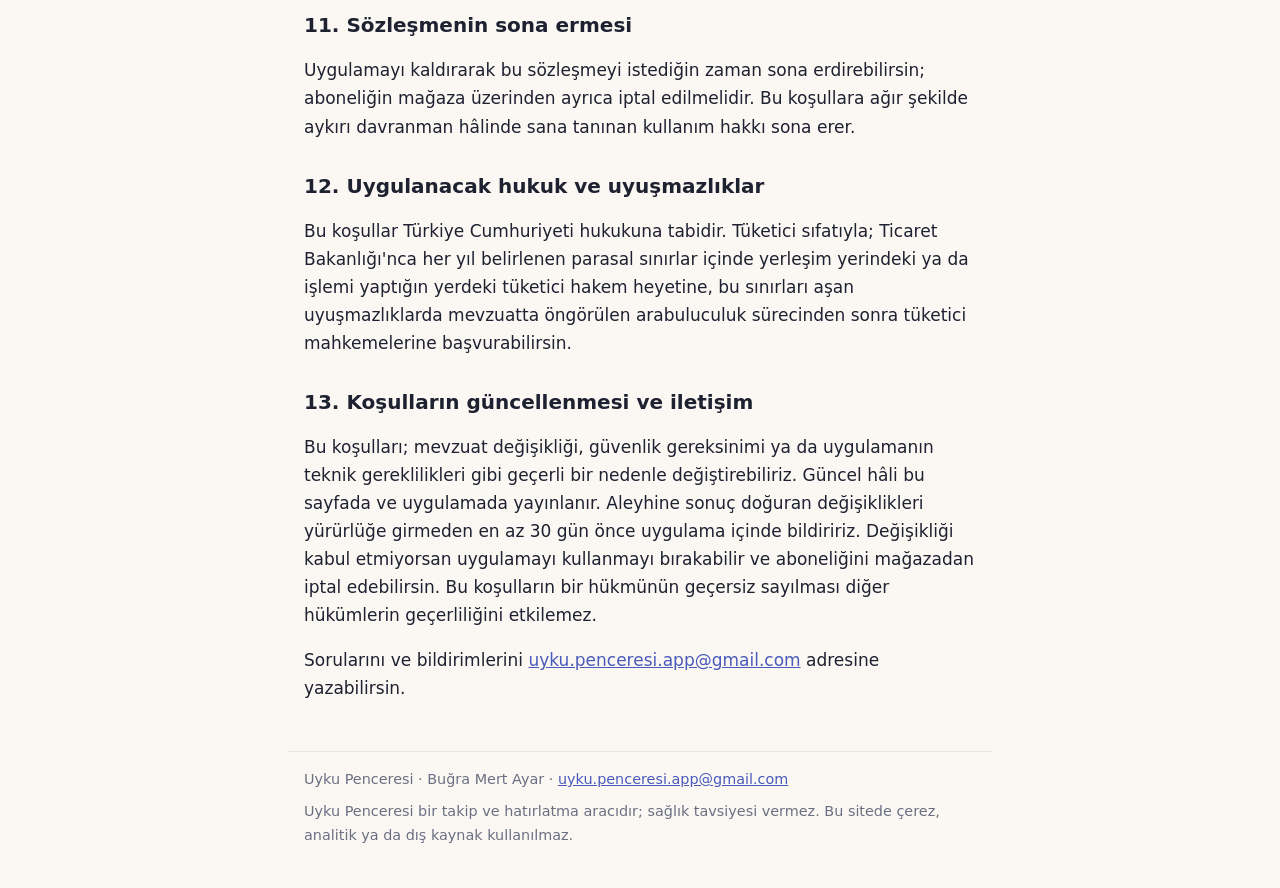
<file: kosullar.html>
<!doctype html>
<html lang="tr">
<head>
<meta charset="utf-8">
<meta name="viewport" content="width=device-width, initial-scale=1">
<title>Kullanım Koşulları · Uyku Penceresi</title>
<meta name="description" content="Uyku Penceresi uygulamasının kullanım koşulları: Premium aboneliği, iptal, iade, lisans ve sorumluluk.">
<link rel="stylesheet" href="style.css">
</head>
<body>
<header class="site-header">
<a class="brand" href="index.html">Uyku Penceresi</a>
<nav aria-label="Yasal sayfalar">
<a href="gizlilik.html">Gizlilik</a>
<a href="kosullar.html" aria-current="page">Koşullar</a>
<a href="veri-silme.html">Veri silme</a>
<a href="destek.html">Destek</a>
</nav>
</header>
<main>
<h1>Uyku Penceresi Kullanım Koşulları</h1>
<p class="meta">Yürürlük tarihi: 10 Kasım 2026 · Sürüm: 2026-11-10</p>
<nav class="toc" aria-label="İçindekiler">
<ol>
<li><a href="#taraflar-ve-kapsam">Taraflar ve kapsam</a></li>
<li><a href="#uygulamanin-niteligi">Uygulamanın niteliği</a></li>
<li><a href="#kullanim-sartlari">Kullanım şartları</a></li>
<li><a href="#ucretsiz-surum-ve-premium-aboneligi">Ücretsiz sürüm ve Premium aboneliği</a></li>
<li><a href="#cayma-hakki-ve-iadeler">Cayma hakkı ve iadeler</a></li>
<li><a href="#fikri-mulkiyet-ve-kullanim-lisansi">Fikri mülkiyet ve kullanım lisansı</a></li>
<li><a href="#verilerin">Verilerin</a></li>
<li><a href="#guvenli-kullanim">Güvenli kullanım</a></li>
<li><a href="#hizmette-degisiklik-ve-kesintiler">Hizmette değişiklik ve kesintiler</a></li>
<li><a href="#sorumluluk">Sorumluluk</a></li>
<li><a href="#sozlesmenin-sona-ermesi">Sözleşmenin sona ermesi</a></li>
<li><a href="#uygulanacak-hukuk-ve-uyusmazliklar">Uygulanacak hukuk ve uyuşmazlıklar</a></li>
<li><a href="#kosullarin-guncellenmesi-ve-iletisim">Koşulların güncellenmesi ve iletişim</a></li>
</ol>
</nav>
<h2 id="taraflar-ve-kapsam">1. Taraflar ve kapsam</h2>
<p>Bu Kullanım Koşulları (&quot;koşullar&quot;), Uyku Penceresi mobil uygulamasının (&quot;uygulama&quot;) geliştiricisi ve hizmet sağlayıcısı Buğra Mert Ayar (&quot;biz&quot;) ile uygulamayı kullanan kişi (&quot;sen&quot;) arasındaki ilişkiyi düzenler. Uygulamayı indirerek veya kullanarak bu koşulları kabul etmiş olursun. Koşulları kabul etmiyorsan uygulamayı kullanma.</p>
<p>İletişim: <a href="mailto:uyku.penceresi.app@gmail.com">uyku.penceresi.app@gmail.com</a> · Kirazlı Mahallesi 1187. Sokak No: 6/14 Daire: 18, 34212 Bağcılar/İstanbul</p>
<p>Uygulamayı indirdiğin mağazanın (App Store ya da Google Play) kullanım şartları da, özellikle satın alma ve ödeme işlemleri bakımından geçerlidir. Uygulamayı App Store'dan indirdiysen Apple'ın Standart Lisanslı Uygulama Son Kullanıcı Lisans Sözleşmesi de uygulanır ve bu koşullar onu tamamlar: <a href="https://www.apple.com/legal/internet-services/itunes/dev/stdeula/">https://www.apple.com/legal/internet-services/itunes/dev/stdeula/</a></p>
<p>Kişisel verilerinin nasıl işlendiği Gizlilik Politikası ve Aydınlatma Metni'nde anlatılır.</p>
<h2 id="uygulamanin-niteligi">2. Uygulamanın niteliği</h2>
<p>Uyku Penceresi, 0-12 aylık bebeklerin ebeveynleri için bir takip ve hatırlatma aracıdır. Sağlık tavsiyesi, teşhis ya da tedavi sunmaz ve bir sağlık profesyonelinin yerini tutmaz. Uygulama bir tıbbi cihaz değildir; bebeğinin nefesini, sağlığını ya da güvenliğini izlemez ve bir yetişkinin gözetiminin yerini tutmaz.</p>
<p>Tahminler, yaşa göre genel uyanıklık süreleri ve senin girdiğin kayıtlarla hesaplanan yaklaşık değerlerdir; her bebek farklıdır. Uygulamadaki saatler bir öneri değil, plan yapmana yardımcı olan bir hatırlatmadır. Güvenli uyku bilgileri genel niteliktedir. Bebeğinin sağlığıyla ilgili her endişede doktoruna danış. Acil bir durumda 112'yi ara.</p>
<p>Hatırlatmalar telefonunda yerel olarak kurulur. Bildirim izni, sessiz mod, pil tasarrufu ya da telefonun diğer ayarları nedeniyle gecikebilir veya hiç gösterilmeyebilir. Bebeğinin bakımını yalnızca uygulamanın bildirimlerine dayandırma.</p>
<h2 id="kullanim-sartlari">3. Kullanım şartları</h2>
<ul>
<li>Uygulamayı kullanmak için 18 yaşını doldurmuş olman gerekir.</li>
<li>Uygulamaya girdiğin kayıtların doğruluğundan ve eşine ya da başkalarına gönderdiğin dosyaların kime gittiğinden sen sorumlusun. Başkasına ait bilgileri yalnızca o kişinin izniyle girmelisin.</li>
<li>Uygulamayı kopyalamak, çoğaltmak, değiştirmek, yeniden satmak ya da yasanın açıkça izin verdiği hâller dışında tersine mühendisliğe tabi tutmak yasaktır.</li>
<li>Abonelik kontrollerini veya güvenlik önlemlerini aşmaya çalışamaz; uygulamanın dosya biçimini zarar vermek, yanıltmak ya da hukuka aykırı bir amaçla kullanamazsın.</li>
</ul>
<h2 id="ucretsiz-surum-ve-premium-aboneligi">4. Ücretsiz sürüm ve Premium aboneliği</h2>
<p>Uygulamanın temel özellikleri ücretsizdir ve süresiz kullanılabilir. Premium; kişisel tahmin, uyku penceresinden önce hatırlatma, kayıtları dosya ile eşinin telefonuna gönderme, seslerin tamamı ve tüm geçmiş gibi ek özellikleri açan, aylık ya da yıllık olarak otomatik yenilenen bir aboneliktir. Premium'un güncel kapsamı ve fiyatı satın alma ekranında gösterilir. Ücretsiz deneme süresi yoktur.</p>
<ul>
<li>Fiyat, abonelik süresi ve vergiler, satın almayı onaylamadan önce mağaza tarafından gösterilir. Ödeme, satın almayı onayladığında Apple ID'nden ya da Google hesabından mağaza tarafından tahsil edilir. Kart ve ödeme bilgilerin bize ulaşmaz.</li>
<li>Abonelik, mevcut dönemin bitiminden en az 24 saat önce iptal edilmedikçe aynı süreyle ve mağazanın gösterdiği güncel fiyatla otomatik olarak yenilenir; yenileme bedeli dönemin bitiminden önceki 24 saat içinde tahsil edilebilir.</li>
<li>Aboneliğini istediğin zaman, gerekçe göstermeden ve ek bir bedel ödemeden iptal edebilirsin. iPhone'da Ayarlar → adın → Abonelikler; Android'de Google Play → Ödemeler ve abonelikler → Abonelikler bölümünü kullan. Uygulamada Ayarlar → Abonelik → &quot;Aboneliği yönet&quot; seni aynı sayfaya götürür. İptal, mevcut dönemin sonunda geçerli olur; o tarihe kadar Premium'u kullanmaya devam edersin.</li>
<li>Uygulamayı kaldırmak ya da verilerini silmek aboneliği iptal etmez; ücretlendirmenin durması için aboneliği mağazadan iptal etmen gerekir.</li>
<li>Fiyat değişiklikleri, mağazanın kurallarına göre sana önceden bildirilir.</li>
<li>Premium'u aynı mağaza hesabıyla kullandığın başka bir telefonda uygulamadaki &quot;Satın alımları geri yükle&quot; seçeneğiyle yeniden etkinleştirebilirsin (Ayarlar → Abonelik ya da satın alma ekranı).</li>
<li>iPhone'da Premium, Apple Aile Paylaşımı ile aile grubundaki diğer kişilerle paylaşılabilir; Apple'ın Aile Paylaşımı kuralları geçerlidir. Android'de abonelik, satın almayı yapan Google hesabına bağlıdır.</li>
</ul>
<h2 id="cayma-hakki-ve-iadeler">5. Cayma hakkı ve iadeler</h2>
<p>Premium, satın almanın onaylanmasıyla birlikte elektronik ortamda anında ifa edilmeye başlanan bir hizmettir. Bu nedenle Mesafeli Sözleşmeler Yönetmeliği'nin 15. maddesinin birinci fıkrasının (ğ) bendi uyarınca cayma hakkı kullanılamaz. Ödemeler mağazalar tarafından tahsil edildiği için iade talepleri, ilgili mağazanın iade kurallarına göre mağazaya iletilir: App Store için <a href="https://reportaproblem.apple.com">https://reportaproblem.apple.com</a> adresinden, Google Play için Google Play Yardım Merkezi'ndeki iade sayfasından. Biz doğrudan ödeme alamaz ve iade yapamayız; talebini mağazaya iletmen konusunda sana yardımcı oluruz. Tüketici mevzuatından doğan zorunlu hakların saklıdır.</p>
<h2 id="fikri-mulkiyet-ve-kullanim-lisansi">6. Fikri mülkiyet ve kullanım lisansı</h2>
<p>Uygulamanın adı, tasarımı, yazılımı, metinleri, illüstrasyonları ve sesleri üzerindeki haklar bize aittir ya da kullanım hakkına sahip olduğumuz lisanslarla kullanılır. Sana, bu koşullara uyman şartıyla, uygulamayı kişisel ve ticari olmayan amaçlarla kullanman için kişisel, münhasır olmayan, devredilemez ve geri alınabilir bir kullanım hakkı tanırız. Uygulamadaki açık kaynak bileşenler kendi lisanslarına tabidir; listesi Ayarlar → Açık kaynak lisansları bölümündedir.</p>
<h2 id="verilerin">7. Verilerin</h2>
<p>Kayıtların yalnızca telefonunda saklanır (Gizlilik Politikası, 2. bölüm). Telefonun kaybolur, bozulur ya da uygulama silinirse kayıtlar da kaybolabilir; telefon yedeği ve &quot;Verilerimi dışa aktar&quot; senin elindedir. Bir dosyayı başkasına gönderdiğinde, o dosyanın ve içindeki kayıtların karşı tarafta nasıl kullanıldığı karşı tarafın kontrolündedir.</p>
<h2 id="guvenli-kullanim">8. Güvenli kullanım</h2>
<p>Ses çalarken telefonu beşikten en az 2 metre uzakta tut ve sesi düşük seviyede kullan. Telefonu beşiğin içine ya da bebeğin yanına koyma.</p>
<h2 id="hizmette-degisiklik-ve-kesintiler">9. Hizmette değişiklik ve kesintiler</h2>
<p>Uygulamayı geliştirmek için güncelleyebilir, özellik ekleyebilir, değiştirebilir ya da kaldırabiliriz. Mağazaların, telefonunun işletim sisteminin ya da internet bağlantının kaynaklı sorunlar nedeniyle satın alma ve geri yükleme gibi işlemlerde geçici kesintiler olabilir.</p>
<p>Aktif bir Premium dönemi içinde abonelik kapsamındaki özellikleri esaslı ölçüde azaltmayız. Teknik ya da hukuki bir zorunluluk nedeniyle azaltmamız gerekirse bunu en az 30 gün önce uygulama içinde bildirir, kalan döneme ilişkin iade talebini mağazaya iletmen konusunda sana yardımcı oluruz. Uygulamayı kalıcı olarak sonlandırmamız hâlinde bunu makul bir süre önce uygulama içinde duyururuz; aktif aboneliklerle ilgili iade hakları mağaza kurallarına ve mevzuata tabidir.</p>
<h2 id="sorumluluk">10. Sorumluluk</h2>
<ul>
<li>Uygulamayı özenle hazırlarız; ancak kesintisiz ya da hatasız çalışacağını ve tahminlerin her bebek için doğru olacağını taahhüt etmeyiz.</li>
<li>Tahminlere, bildirimlere ya da seslere dayanarak alınan kararlardan doğan dolaylı zararlardan, yürürlükteki mevzuatın izin verdiği ölçüde sorumlu değiliz.</li>
<li>Mağazaların, telefonunun, internet bağlantının ya da dosya gönderirken seçtiğin uygulamaların kaynaklı kesinti, hata ve veri kayıplarından, kontrolümüz dışında kaldığı ölçüde sorumlu değiliz.</li>
<li>Deprem, salgın, savaş, yaygın altyapı arızaları ve resmî makam kararları gibi mücbir sebeplerden doğan gecikme ve aksaklıklardan sorumlu tutulamayız.</li>
<li>Kast ve ağır ihmal hâlleri ile kanunen sınırlandırılamayan sorumluluklar saklıdır. Tüketici mevzuatından doğan zorunlu hakların bu koşullarla sınırlandırılmaz.</li>
</ul>
<h2 id="sozlesmenin-sona-ermesi">11. Sözleşmenin sona ermesi</h2>
<p>Uygulamayı kaldırarak bu sözleşmeyi istediğin zaman sona erdirebilirsin; aboneliğin mağaza üzerinden ayrıca iptal edilmelidir. Bu koşullara ağır şekilde aykırı davranman hâlinde sana tanınan kullanım hakkı sona erer.</p>
<h2 id="uygulanacak-hukuk-ve-uyusmazliklar">12. Uygulanacak hukuk ve uyuşmazlıklar</h2>
<p>Bu koşullar Türkiye Cumhuriyeti hukukuna tabidir. Tüketici sıfatıyla; Ticaret Bakanlığı'nca her yıl belirlenen parasal sınırlar içinde yerleşim yerindeki ya da işlemi yaptığın yerdeki tüketici hakem heyetine, bu sınırları aşan uyuşmazlıklarda mevzuatta öngörülen arabuluculuk sürecinden sonra tüketici mahkemelerine başvurabilirsin.</p>
<h2 id="kosullarin-guncellenmesi-ve-iletisim">13. Koşulların güncellenmesi ve iletişim</h2>
<p>Bu koşulları; mevzuat değişikliği, güvenlik gereksinimi ya da uygulamanın teknik gereklilikleri gibi geçerli bir nedenle değiştirebiliriz. Güncel hâli bu sayfada ve uygulamada yayınlanır. Aleyhine sonuç doğuran değişiklikleri yürürlüğe girmeden en az 30 gün önce uygulama içinde bildiririz. Değişikliği kabul etmiyorsan uygulamayı kullanmayı bırakabilir ve aboneliğini mağazadan iptal edebilirsin. Bu koşulların bir hükmünün geçersiz sayılması diğer hükümlerin geçerliliğini etkilemez.</p>
<p>Sorularını ve bildirimlerini <a href="mailto:uyku.penceresi.app@gmail.com">uyku.penceresi.app@gmail.com</a> adresine yazabilirsin.</p>
</main>
<footer class="site-footer">
<p>Uyku Penceresi · Buğra Mert Ayar · <a href="mailto:uyku.penceresi.app@gmail.com">uyku.penceresi.app@gmail.com</a></p>
<p>Uyku Penceresi bir takip ve hatırlatma aracıdır; sağlık tavsiyesi vermez. Bu sitede çerez, analitik ya da dış kaynak kullanılmaz.</p>
</footer>
</body>
</html>
</file>
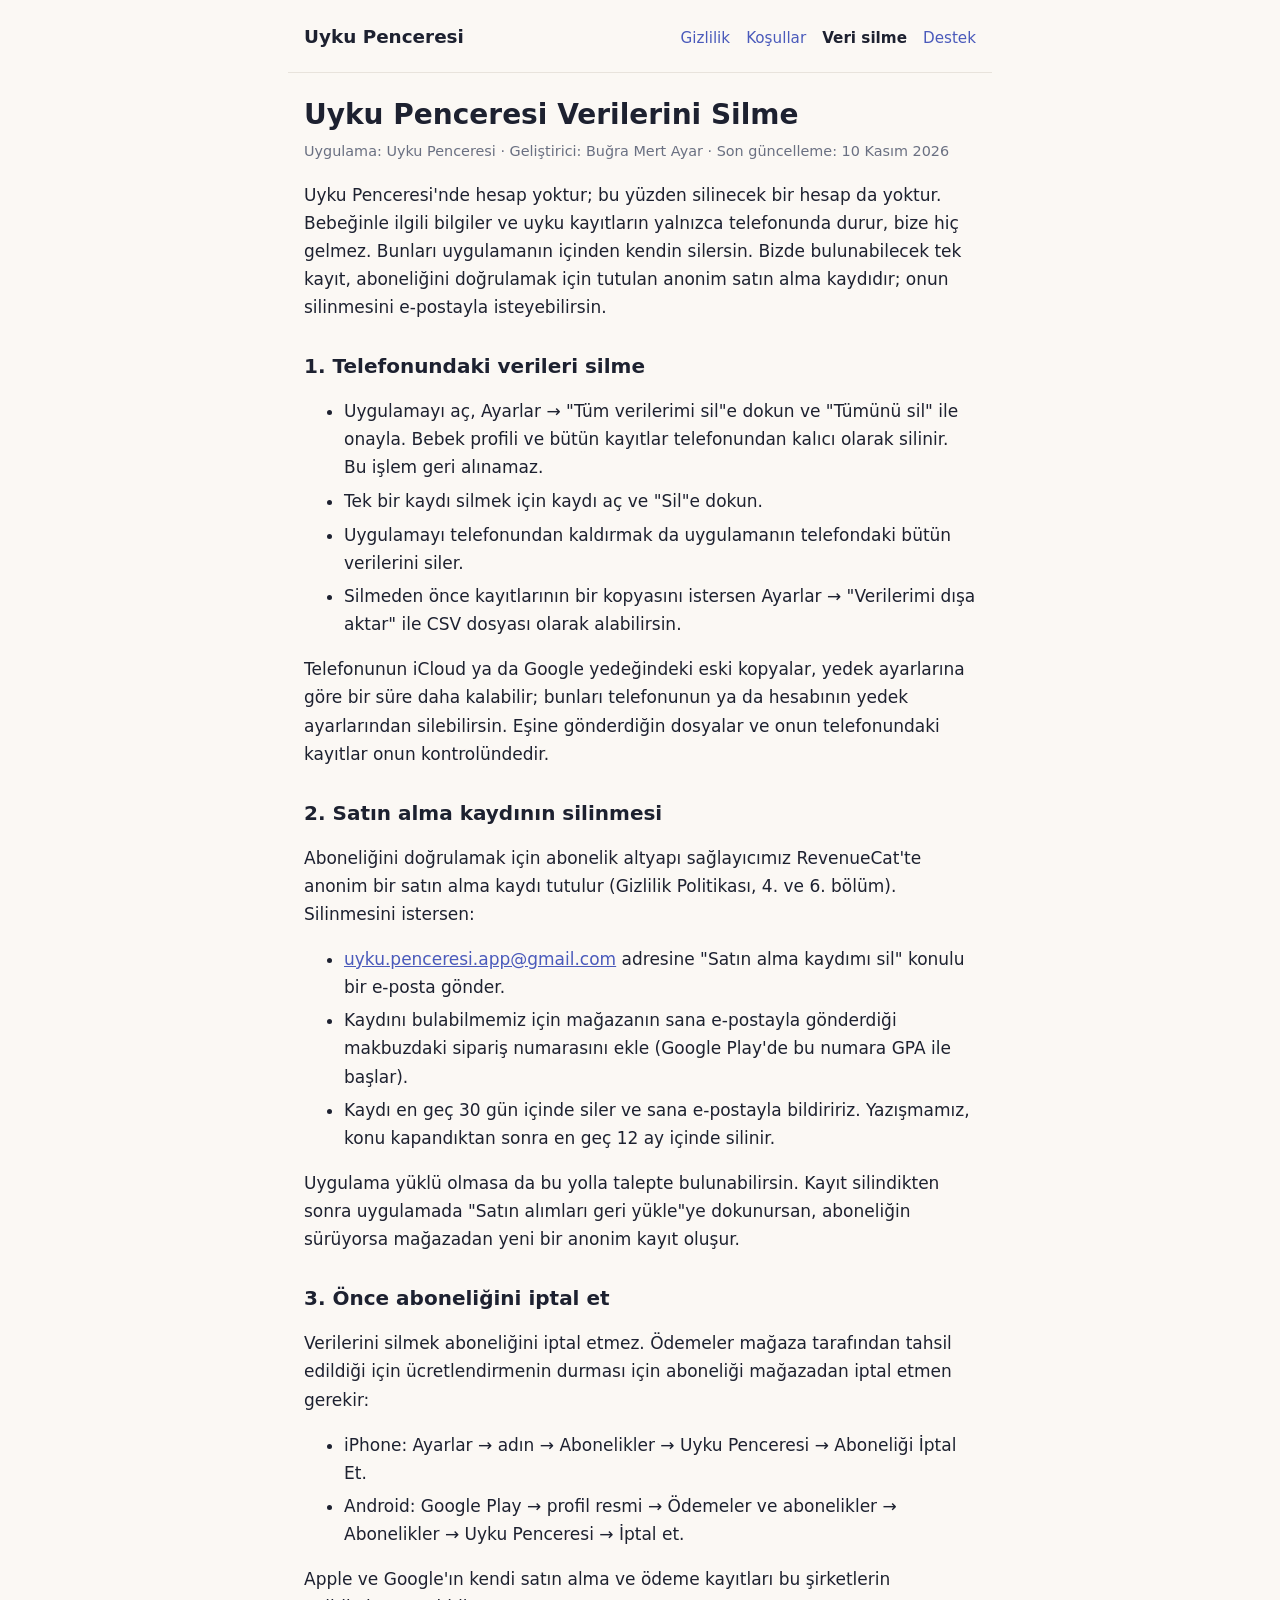
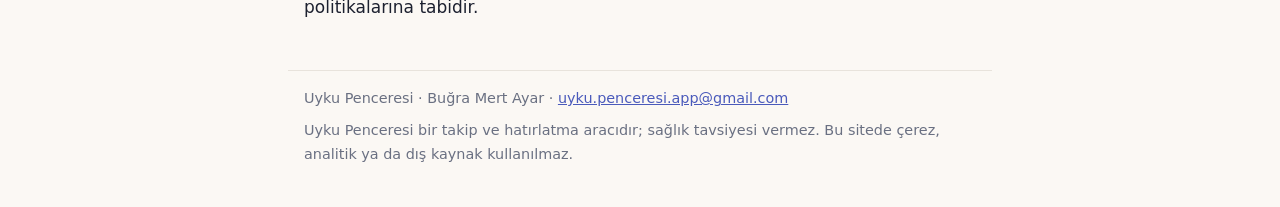
<file: veri-silme.html>
<!doctype html>
<html lang="tr">
<head>
<meta charset="utf-8">
<meta name="viewport" content="width=device-width, initial-scale=1">
<title>Verilerini Silme · Uyku Penceresi</title>
<meta name="description" content="Uyku Penceresi'nde telefonundaki verileri ve anonim satın alma kaydını nasıl silebileceğin.">
<link rel="stylesheet" href="style.css">
</head>
<body>
<header class="site-header">
<a class="brand" href="index.html">Uyku Penceresi</a>
<nav aria-label="Yasal sayfalar">
<a href="gizlilik.html">Gizlilik</a>
<a href="kosullar.html">Koşullar</a>
<a href="veri-silme.html" aria-current="page">Veri silme</a>
<a href="destek.html">Destek</a>
</nav>
</header>
<main>
<h1>Uyku Penceresi Verilerini Silme</h1>
<p class="meta">Uygulama: Uyku Penceresi · Geliştirici: Buğra Mert Ayar · Son güncelleme: 10 Kasım 2026</p>
<p>Uyku Penceresi'nde hesap yoktur; bu yüzden silinecek bir hesap da yoktur. Bebeğinle ilgili bilgiler ve uyku kayıtların yalnızca telefonunda durur, bize hiç gelmez. Bunları uygulamanın içinden kendin silersin. Bizde bulunabilecek tek kayıt, aboneliğini doğrulamak için tutulan anonim satın alma kaydıdır; onun silinmesini e-postayla isteyebilirsin.</p>
<h2 id="telefonundaki-verileri-silme">1. Telefonundaki verileri silme</h2>
<ul>
<li>Uygulamayı aç, Ayarlar → &quot;Tüm verilerimi sil&quot;e dokun ve &quot;Tümünü sil&quot; ile onayla. Bebek profili ve bütün kayıtlar telefonundan kalıcı olarak silinir. Bu işlem geri alınamaz.</li>
<li>Tek bir kaydı silmek için kaydı aç ve &quot;Sil&quot;e dokun.</li>
<li>Uygulamayı telefonundan kaldırmak da uygulamanın telefondaki bütün verilerini siler.</li>
<li>Silmeden önce kayıtlarının bir kopyasını istersen Ayarlar → &quot;Verilerimi dışa aktar&quot; ile CSV dosyası olarak alabilirsin.</li>
</ul>
<p>Telefonunun iCloud ya da Google yedeğindeki eski kopyalar, yedek ayarlarına göre bir süre daha kalabilir; bunları telefonunun ya da hesabının yedek ayarlarından silebilirsin. Eşine gönderdiğin dosyalar ve onun telefonundaki kayıtlar onun kontrolündedir.</p>
<h2 id="satin-alma-kaydinin-silinmesi">2. Satın alma kaydının silinmesi</h2>
<p>Aboneliğini doğrulamak için abonelik altyapı sağlayıcımız RevenueCat'te anonim bir satın alma kaydı tutulur (Gizlilik Politikası, 4. ve 6. bölüm). Silinmesini istersen:</p>
<ul>
<li><a href="mailto:uyku.penceresi.app@gmail.com">uyku.penceresi.app@gmail.com</a> adresine &quot;Satın alma kaydımı sil&quot; konulu bir e-posta gönder.</li>
<li>Kaydını bulabilmemiz için mağazanın sana e-postayla gönderdiği makbuzdaki sipariş numarasını ekle (Google Play'de bu numara GPA ile başlar).</li>
<li>Kaydı en geç 30 gün içinde siler ve sana e-postayla bildiririz. Yazışmamız, konu kapandıktan sonra en geç 12 ay içinde silinir.</li>
</ul>
<p>Uygulama yüklü olmasa da bu yolla talepte bulunabilirsin. Kayıt silindikten sonra uygulamada &quot;Satın alımları geri yükle&quot;ye dokunursan, aboneliğin sürüyorsa mağazadan yeni bir anonim kayıt oluşur.</p>
<h2 id="once-aboneligini-iptal-et">3. Önce aboneliğini iptal et</h2>
<p>Verilerini silmek aboneliğini iptal etmez. Ödemeler mağaza tarafından tahsil edildiği için ücretlendirmenin durması için aboneliği mağazadan iptal etmen gerekir:</p>
<ul>
<li>iPhone: Ayarlar → adın → Abonelikler → Uyku Penceresi → Aboneliği İptal Et.</li>
<li>Android: Google Play → profil resmi → Ödemeler ve abonelikler → Abonelikler → Uyku Penceresi → İptal et.</li>
</ul>
<p>Apple ve Google'ın kendi satın alma ve ödeme kayıtları bu şirketlerin politikalarına tabidir.</p>
</main>
<footer class="site-footer">
<p>Uyku Penceresi · Buğra Mert Ayar · <a href="mailto:uyku.penceresi.app@gmail.com">uyku.penceresi.app@gmail.com</a></p>
<p>Uyku Penceresi bir takip ve hatırlatma aracıdır; sağlık tavsiyesi vermez. Bu sitede çerez, analitik ya da dış kaynak kullanılmaz.</p>
</footer>
</body>
</html>
</file>
<file: style.css>
:root {
  --bg: #fbf8f4;
  --surface: #ffffff;
  --text: #1d2130;
  --muted: #6a7082;
  --border: #e8e3dc;
  --link: #4a5abb;
  color-scheme: light dark;
}

@media (prefers-color-scheme: dark) {
  :root {
    --bg: #0f1222;
    --surface: #1a1e33;
    --text: #eceef6;
    --muted: #a3a9bf;
    --border: #2a2f48;
    --link: #8e9bff;
  }
}

* {
  box-sizing: border-box;
}

body {
  margin: 0;
  background: var(--bg);
  color: var(--text);
  font-family: system-ui, -apple-system, 'Segoe UI', Roboto, sans-serif;
  font-size: 1.0625rem;
  line-height: 1.65;
  -webkit-text-size-adjust: 100%;
}

a {
  color: var(--link);
  overflow-wrap: anywhere;
}

.site-header,
main,
.site-footer {
  max-width: 44rem;
  margin: 0 auto;
  padding-left: 1rem;
  padding-right: 1rem;
}

.site-header {
  display: flex;
  flex-wrap: wrap;
  align-items: baseline;
  justify-content: space-between;
  gap: 0.5rem 1.5rem;
  padding-top: 1.25rem;
  padding-bottom: 1rem;
  border-bottom: 1px solid var(--border);
}

.brand {
  font-weight: 700;
  font-size: 1.15rem;
  color: var(--text);
  text-decoration: none;
}

.site-header nav {
  display: flex;
  flex-wrap: wrap;
  gap: 0.25rem 1rem;
  font-size: 0.95rem;
}

.site-header nav a {
  text-decoration: none;
  padding: 0.35rem 0;
}

.site-header nav a[aria-current='page'] {
  color: var(--text);
  font-weight: 600;
}

main {
  padding-top: 1.5rem;
  padding-bottom: 2rem;
}

h1 {
  font-size: 1.75rem;
  line-height: 1.25;
  margin: 0 0 0.5rem;
}

h2 {
  font-size: 1.25rem;
  line-height: 1.35;
  margin: 2rem 0 0.5rem;
  scroll-margin-top: 1rem;
}

li + li {
  margin-top: 0.35rem;
}

.meta {
  color: var(--muted);
  font-size: 0.9rem;
  margin-top: 0;
}

.toc,
.notice {
  background: var(--surface);
  border: 1px solid var(--border);
  border-radius: 0.75rem;
  padding: 0.75rem 1rem;
  margin: 1.25rem 0;
}

.toc ol {
  margin: 0;
  padding-left: 1.4rem;
}

.toc li + li {
  margin-top: 0.15rem;
}

.site-footer {
  border-top: 1px solid var(--border);
  padding-top: 1rem;
  padding-bottom: 2rem;
  color: var(--muted);
  font-size: 0.9rem;
}

.site-footer p {
  margin: 0 0 0.5rem;
}
</file>
